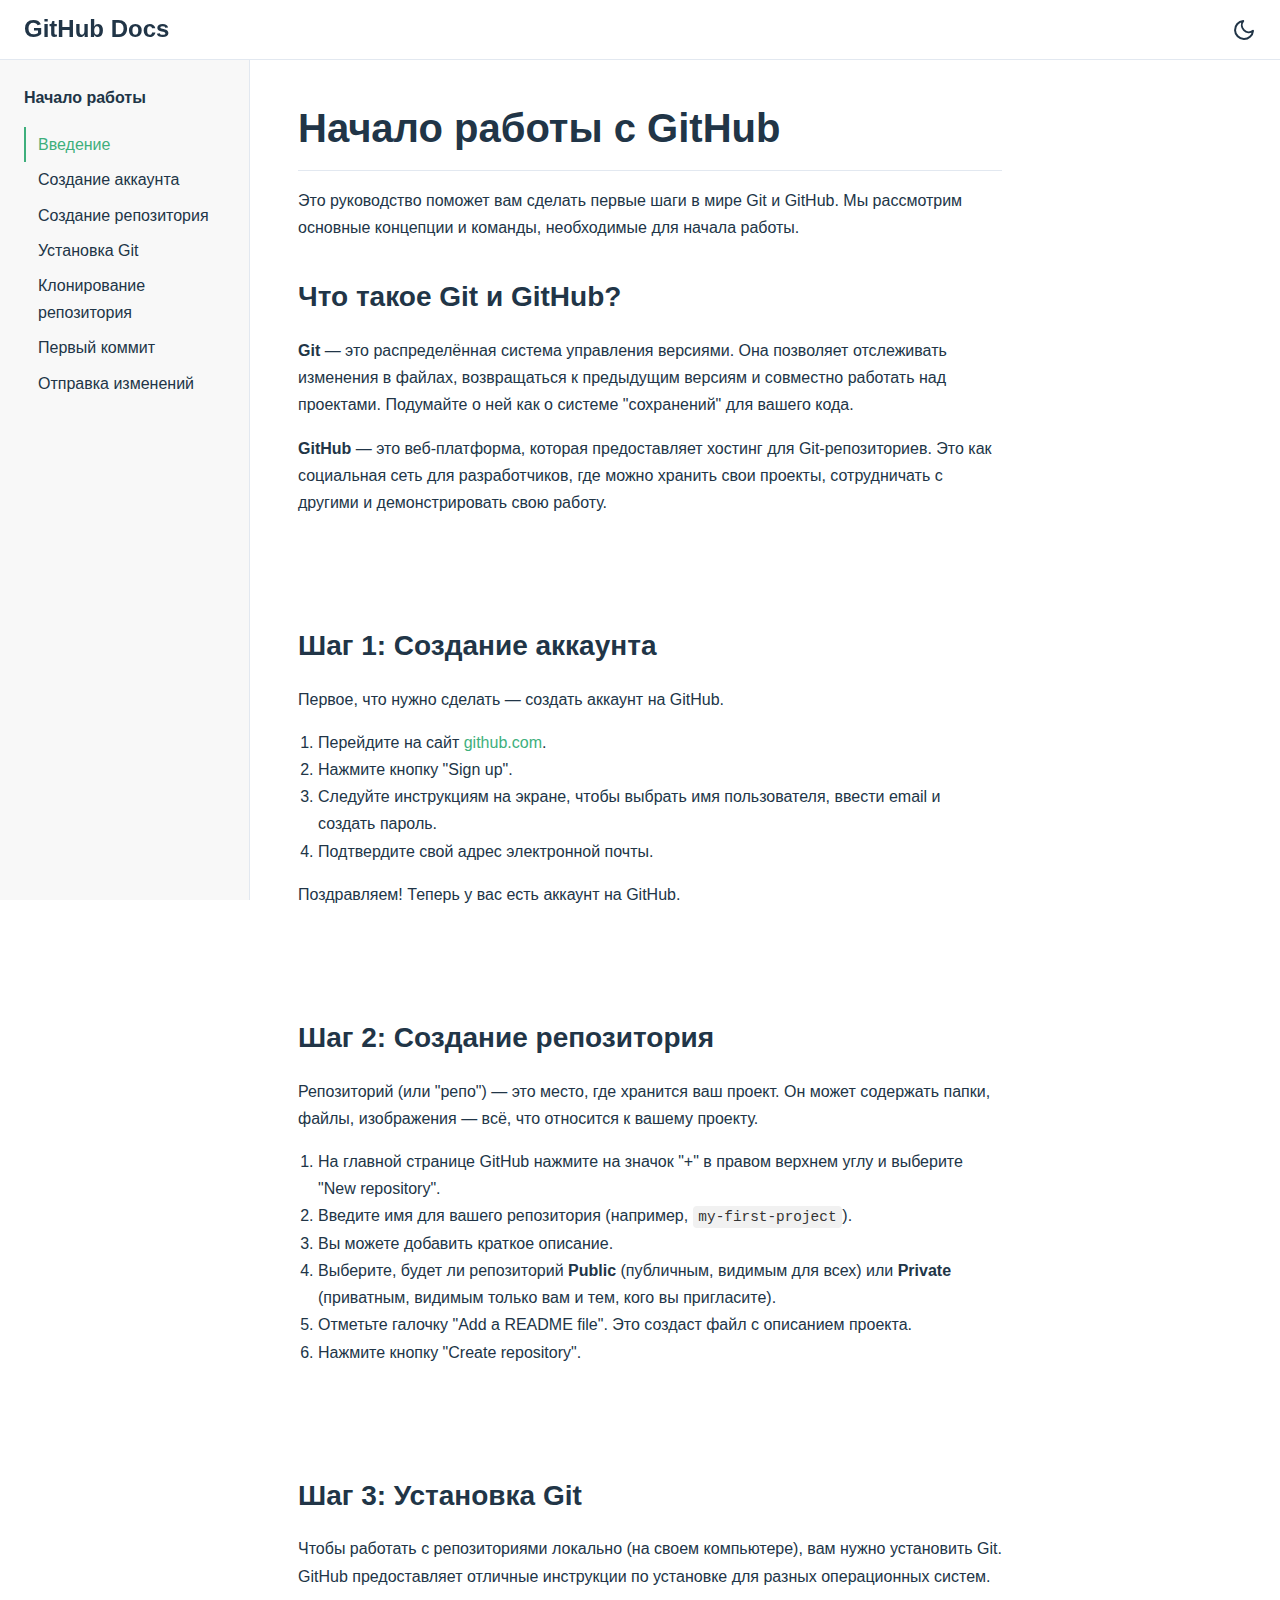
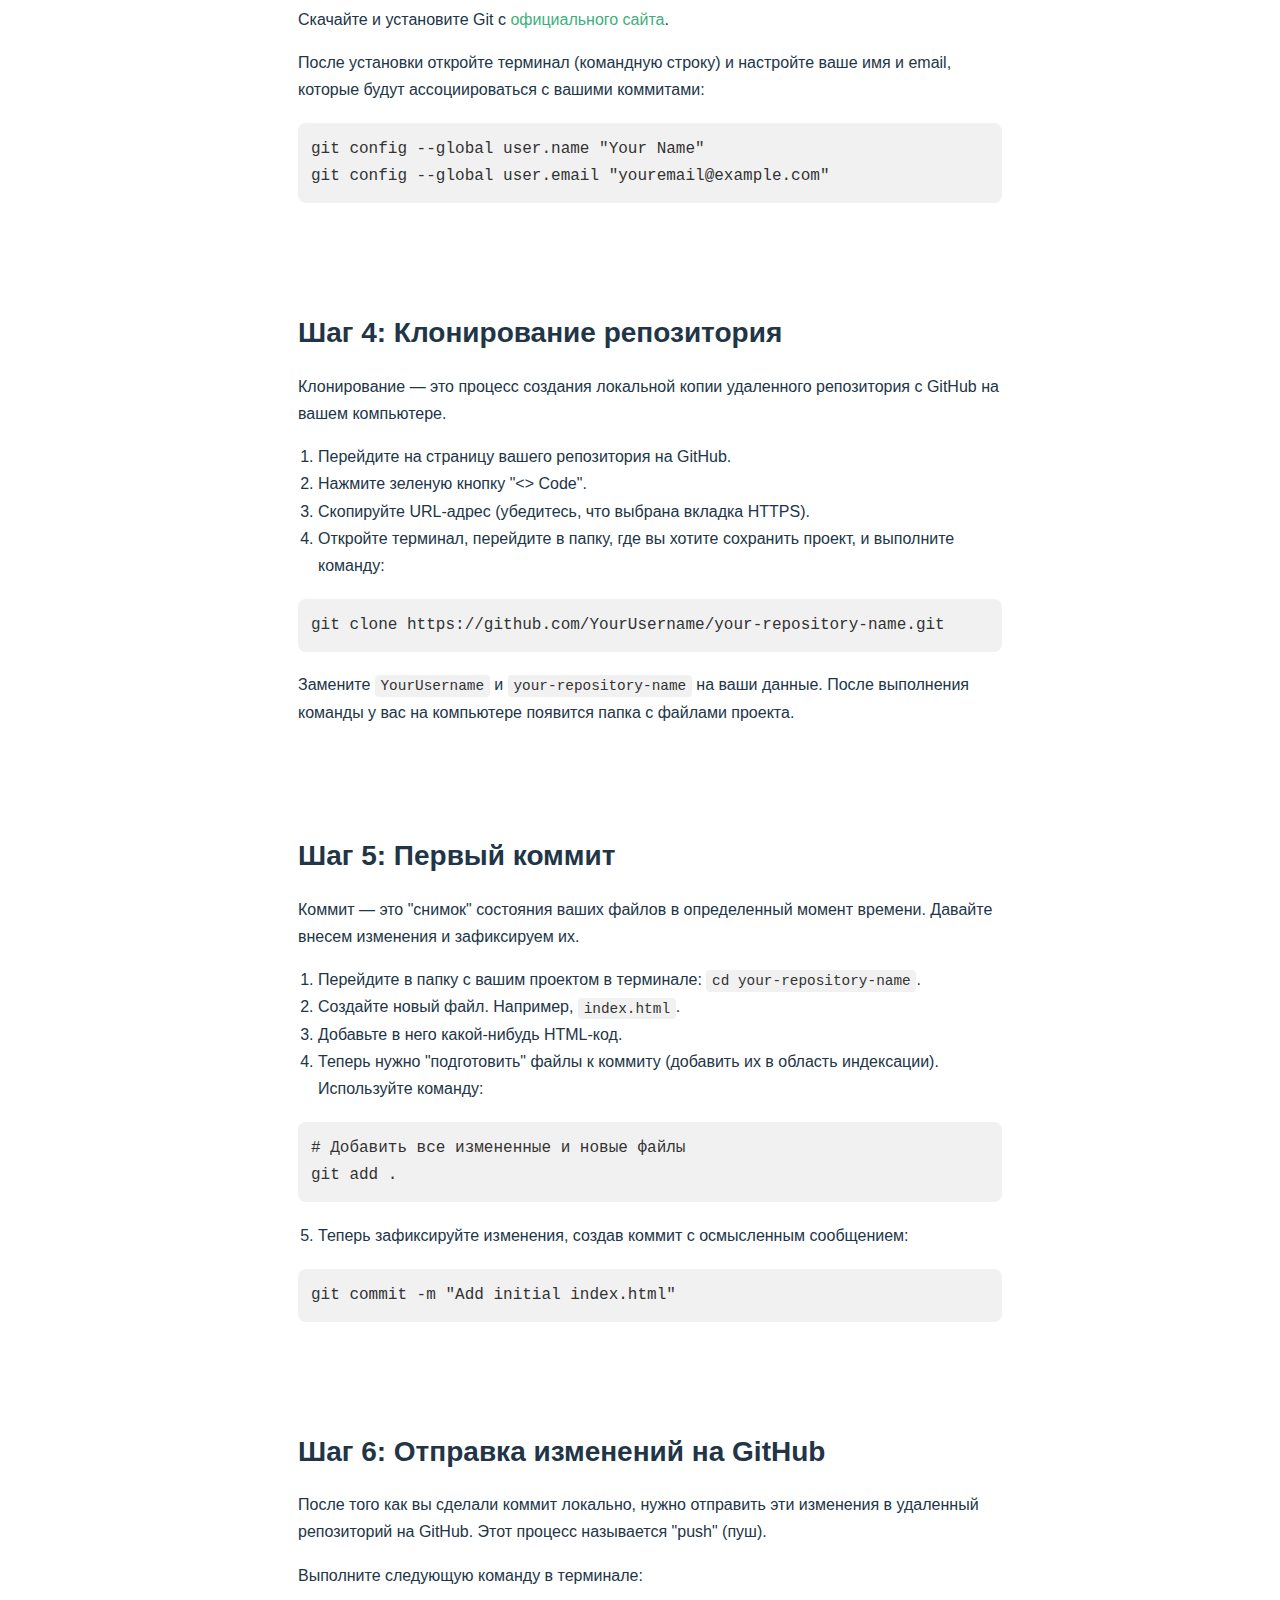
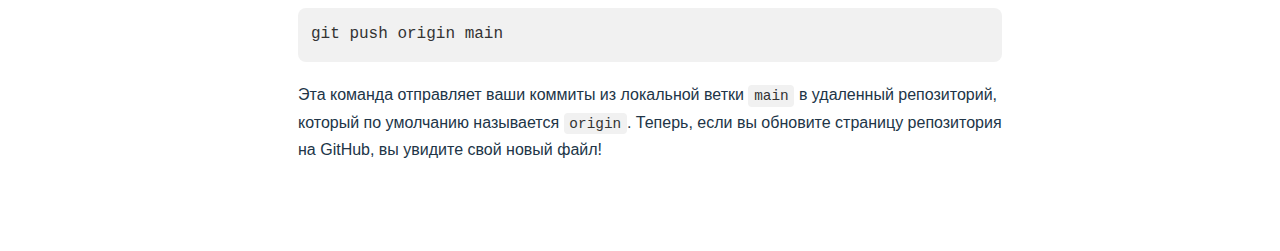
<file: index.html>
<!DOCTYPE html>
<html lang="ru">
<head>
    <meta charset="UTF-8">
    <meta name="viewport" content="width=device-width, initial-scale=1.0">
    <title>Руководство по GitHub</title>
    <style>
        /* CSS Reset and Base Styles */
        :root {
            --bg-color: #ffffff;
            --text-color: #213547;
            --border-color: #e2e8f0;
            --sidebar-bg: #f8f8f8;
            --accent-color: #3eaf7c;
            --code-bg: #f1f1f1;
            --code-text: #333;
            --header-bg: rgba(255, 255, 255, 0.85);
        }

        html.dark {
            --bg-color: #1a1a1a;
            --text-color: rgba(255, 255, 255, 0.87);
            --border-color: #3a3a3a;
            --sidebar-bg: #242424;
            --accent-color: #42d392;
            --code-bg: #2c2c2c;
            --code-text: #ddd;
            --header-bg: rgba(26, 26, 26, 0.85);
        }

        *, *::before, *::after {
            box-sizing: border-box;
            margin: 0;
            padding: 0;
        }

        body {
            font-family: -apple-system, BlinkMacSystemFont, 'Segoe UI', Roboto, Oxygen, Ubuntu, Cantarell, 'Open Sans', 'Helvetica Neue', sans-serif;
            background-color: var(--bg-color);
            color: var(--text-color);
            transition: background-color 0.3s, color 0.3s;
            line-height: 1.7;
        }

        html {
            scroll-behavior: smooth;
        }

        /* Header */
        header {
            position: fixed;
            top: 0;
            left: 0;
            right: 0;
            height: 60px;
            display: flex;
            justify-content: space-between;
            align-items: center;
            padding: 0 24px;
            border-bottom: 1px solid var(--border-color);
            background-color: var(--header-bg);
            backdrop-filter: blur(8px);
            z-index: 10;
        }

        .logo {
            font-size: 1.5rem;
            font-weight: 600;
        }

        .logo a {
            text-decoration: none;
            color: inherit;
        }
        
        .theme-switcher {
            background: none;
            border: none;
            cursor: pointer;
            color: var(--text-color);
            width: 24px;
            height: 24px;
            display: flex;
            align-items: center;
            justify-content: center;
        }
        
        .theme-switcher svg {
            display: none;
        }

        /* Layout */
        .container {
            display: flex;
            padding-top: 60px;
        }

        /* Sidebar */
        aside {
            position: fixed;
            top: 60px;
            left: 0;
            width: 250px;
            height: calc(100vh - 60px);
            border-right: 1px solid var(--border-color);
            padding: 24px;
            overflow-y: auto;
            background-color: var(--sidebar-bg);
            transition: background-color 0.3s, border-color 0.3s;
        }

        aside h2 {
            font-size: 1rem;
            margin-bottom: 1rem;
            font-weight: 600;
        }

        aside ul {
            list-style: none;
        }

        aside ul li a {
            text-decoration: none;
            color: var(--text-color);
            display: block;
            padding: 4px 0;
            border-left: 2px solid transparent;
            padding-left: 12px;
            transition: color 0.2s, border-color 0.2s;
        }

        aside ul li a:hover {
            color: var(--accent-color);
        }

        aside ul li a.active {
            color: var(--accent-color);
            border-left-color: var(--accent-color);
            font-weight: 500;
        }


        /* Main Content */
        main {
            padding: 24px 48px;
            margin-left: 250px;
            max-width: 800px;
            width: 100%;
        }
        
        main section {
            margin-bottom: 4rem;
            padding-top: 70px; /* Offset for fixed header */
            margin-top: -60px; /* Negative margin to correct anchor position */
        }

        main h1 {
            font-size: 2.5rem;
            margin-bottom: 1rem;
            border-bottom: 1px solid var(--border-color);
            padding-bottom: 0.5rem;
        }

        main h2 {
            font-size: 1.75rem;
            margin-top: 2rem;
            margin-bottom: 1rem;
        }

        main p, main ol {
            margin-bottom: 1rem;
        }
        
        main ol {
            padding-left: 20px;
        }

        main a {
            color: var(--accent-color);
            font-weight: 500;
            text-decoration: none;
        }

        main a:hover {
            text-decoration: underline;
        }

        code {
            font-family: 'Fira Code', 'Courier New', monospace;
            background-color: var(--code-bg);
            color: var(--code-text);
            padding: 0.2em 0.4em;
            border-radius: 4px;
            font-size: 0.9em;
        }

        pre {
            background-color: var(--code-bg);
            color: var(--code-text);
            padding: 1em;
            border-radius: 8px;
            overflow-x: auto;
            margin: 1.5em 0;
        }

        pre code {
            padding: 0;
            background: none;
            font-size: 1em;
            color: inherit;
        }

        /* Responsive */
        @media (max-width: 768px) {
            aside {
                display: none; /* Hide sidebar on mobile for simplicity */
            }
            main {
                margin-left: 0;
                padding: 24px;
            }
        }
    </style>
</head>
<body>

    <header>
        <div class="logo">
            <a href="/">GitHub Docs</a>
        </div>
        <button class="theme-switcher" id="theme-switcher" aria-label="Переключить тему">
            <svg class="sun" xmlns="http://www.w3.org/2000/svg" width="24" height="24" viewBox="0 0 24 24" fill="none" stroke="currentColor" stroke-width="2" stroke-linecap="round" stroke-linejoin="round"><circle cx="12" cy="12" r="5"></circle><line x1="12" y1="1" x2="12" y2="3"></line><line x1="12" y1="21" x2="12" y2="23"></line><line x1="4.22" y1="4.22" x2="5.64" y2="5.64"></line><line x1="18.36" y1="18.36" x2="19.78" y2="19.78"></line><line x1="1" y1="12" x2="3" y2="12"></line><line x1="21" y1="12" x2="23" y2="12"></line><line x1="4.22" y1="19.78" x2="5.64" y2="18.36"></line><line x1="18.36" y1="5.64" x2="19.78" y2="4.22"></line></svg>
            <svg class="moon" xmlns="http://www.w3.org/2000/svg" width="24" height="24" viewBox="0 0 24 24" fill="none" stroke="currentColor" stroke-width="2" stroke-linecap="round" stroke-linejoin="round"><path d="M21 12.79A9 9 0 1 1 11.21 3 7 7 0 0 0 21 12.79z"></path></svg>
        </button>
    </header>

    <div class="container">
        <aside>
            <nav>
                <h2>Начало работы</h2>
                <ul>
                    <li><a href="#intro" class="nav-link">Введение</a></li>
                    <li><a href="#create-account" class="nav-link">Создание аккаунта</a></li>
                    <li><a href="#create-repo" class="nav-link">Создание репозитория</a></li>
                    <li><a href="#install-git" class="nav-link">Установка Git</a></li>
                    <li><a href="#clone-repo" class="nav-link">Клонирование репозитория</a></li>
                    <li><a href="#first-commit" class="nav-link">Первый коммит</a></li>
                    <li><a href="#push-changes" class="nav-link">Отправка изменений</a></li>
                </ul>
            </nav>
        </aside>

        <main>
            <section id="intro">
                <h1>Начало работы с GitHub</h1>
                <p>Это руководство поможет вам сделать первые шаги в мире Git и GitHub. Мы рассмотрим основные концепции и команды, необходимые для начала работы.</p>
                
                <h2>Что такое Git и GitHub?</h2>
                <p><strong>Git</strong> — это распределённая система управления версиями. Она позволяет отслеживать изменения в файлах, возвращаться к предыдущим версиям и совместно работать над проектами. Подумайте о ней как о системе "сохранений" для вашего кода.</p>
                <p><strong>GitHub</strong> — это веб-платформа, которая предоставляет хостинг для Git-репозиториев. Это как социальная сеть для разработчиков, где можно хранить свои проекты, сотрудничать с другими и демонстрировать свою работу.</p>
            </section>

            <section id="create-account">
                <h2>Шаг 1: Создание аккаунта</h2>
                <p>Первое, что нужно сделать — создать аккаунт на GitHub.</p>
                <ol>
                    <li>Перейдите на сайт <a href="https://github.com/" target="_blank" rel="noopener noreferrer">github.com</a>.</li>
                    <li>Нажмите кнопку "Sign up".</li>
                    <li>Следуйте инструкциям на экране, чтобы выбрать имя пользователя, ввести email и создать пароль.</li>
                    <li>Подтвердите свой адрес электронной почты.</li>
                </ol>
                <p>Поздравляем! Теперь у вас есть аккаунт на GitHub.</p>
            </section>

            <section id="create-repo">
                <h2>Шаг 2: Создание репозитория</h2>
                <p>Репозиторий (или "репо") — это место, где хранится ваш проект. Он может содержать папки, файлы, изображения — всё, что относится к вашему проекту.</p>
                <ol>
                    <li>На главной странице GitHub нажмите на значок "+" в правом верхнем углу и выберите "New repository".</li>
                    <li>Введите имя для вашего репозитория (например, <code>my-first-project</code>).</li>
                    <li>Вы можете добавить краткое описание.</li>
                    <li>Выберите, будет ли репозиторий <strong>Public</strong> (публичным, видимым для всех) или <strong>Private</strong> (приватным, видимым только вам и тем, кого вы пригласите).</li>
                    <li>Отметьте галочку "Add a README file". Это создаст файл с описанием проекта.</li>
                    <li>Нажмите кнопку "Create repository".</li>
                </ol>
            </section>
            
            <section id="install-git">
                <h2>Шаг 3: Установка Git</h2>
                <p>Чтобы работать с репозиториями локально (на своем компьютере), вам нужно установить Git. GitHub предоставляет отличные инструкции по установке для разных операционных систем.</p>
                 <p>Скачайте и установите Git с <a href="https://git-scm.com/downloads" target="_blank" rel="noopener noreferrer">официального сайта</a>.</p>
                 <p>После установки откройте терминал (командную строку) и настройте ваше имя и email, которые будут ассоциироваться с вашими коммитами:</p>
                <pre><code>git config --global user.name "Your Name"
git config --global user.email "youremail@example.com"</code></pre>
            </section>

            <section id="clone-repo">
                <h2>Шаг 4: Клонирование репозитория</h2>
                <p>Клонирование — это процесс создания локальной копии удаленного репозитория с GitHub на вашем компьютере.</p>
                <ol>
                    <li>Перейдите на страницу вашего репозитория на GitHub.</li>
                    <li>Нажмите зеленую кнопку "&lt;&gt; Code".</li>
                    <li>Скопируйте URL-адрес (убедитесь, что выбрана вкладка HTTPS).</li>
                    <li>Откройте терминал, перейдите в папку, где вы хотите сохранить проект, и выполните команду:</li>
                </ol>
                <pre><code>git clone https://github.com/YourUsername/your-repository-name.git</code></pre>
                <p>Замените <code>YourUsername</code> и <code>your-repository-name</code> на ваши данные. После выполнения команды у вас на компьютере появится папка с файлами проекта.</p>
            </section>

            <section id="first-commit">
                <h2>Шаг 5: Первый коммит</h2>
                <p>Коммит — это "снимок" состояния ваших файлов в определенный момент времени. Давайте внесем изменения и зафиксируем их.</p>
                <ol>
                    <li>Перейдите в папку с вашим проектом в терминале: <code>cd your-repository-name</code>.</li>
                    <li>Создайте новый файл. Например, <code>index.html</code>.</li>
                    <li>Добавьте в него какой-нибудь HTML-код.</li>
                    <li>Теперь нужно "подготовить" файлы к коммиту (добавить их в область индексации). Используйте команду:</li>
                </ol>
                <pre><code># Добавить все измененные и новые файлы
git add .</code></pre>
                 <ol start="5">
                    <li>Теперь зафиксируйте изменения, создав коммит с осмысленным сообщением:</li>
                </ol>
                <pre><code>git commit -m "Add initial index.html"</code></pre>
            </section>

            <section id="push-changes">
                <h2>Шаг 6: Отправка изменений на GitHub</h2>
                <p>После того как вы сделали коммит локально, нужно отправить эти изменения в удаленный репозиторий на GitHub. Этот процесс называется "push" (пуш).</p>
                <p>Выполните следующую команду в терминале:</p>
                <pre><code>git push origin main</code></pre>
                <p>Эта команда отправляет ваши коммиты из локальной ветки <code>main</code> в удаленный репозиторий, который по умолчанию называется <code>origin</code>. Теперь, если вы обновите страницу репозитория на GitHub, вы увидите свой новый файл!</p>
            </section>
        </main>
    </div>

    <script>
        document.addEventListener('DOMContentLoaded', () => {
            const themeSwitcher = document.getElementById('theme-switcher');
            const doc = document.documentElement;
            const sunIcon = themeSwitcher.querySelector('.sun');
            const moonIcon = themeSwitcher.querySelector('.moon');

            const applyTheme = (theme) => {
                doc.classList.remove('light', 'dark');
                doc.classList.add(theme);
                localStorage.setItem('theme', theme);

                if (theme === 'dark') {
                    moonIcon.style.display = 'none';
                    sunIcon.style.display = 'block';
                } else {
                    sunIcon.style.display = 'none';
                    moonIcon.style.display = 'block';
                }
            };

            // 1. Проверяем сохраненную тему в localStorage
            const savedTheme = localStorage.getItem('theme');
            // 2. Проверяем системные настройки
            const prefersDark = window.matchMedia('(prefers-color-scheme: dark)').matches;

            // Определяем и применяем начальную тему
            if (savedTheme) {
                applyTheme(savedTheme);
            } else {
                applyTheme(prefersDark ? 'dark' : 'light');
            }

            // Обработчик клика на переключатель
            themeSwitcher.addEventListener('click', () => {
                const currentTheme = doc.classList.contains('dark') ? 'light' : 'dark';
                applyTheme(currentTheme);
            });

            // Подсветка активной ссылки в навигации при скролле
            const sections = document.querySelectorAll('main section');
            const navLinks = document.querySelectorAll('.nav-link');

            const observer = new IntersectionObserver((entries) => {
                entries.forEach(entry => {
                    if (entry.isIntersecting) {
                        const id = entry.target.getAttribute('id');
                        navLinks.forEach(link => {
                            link.classList.toggle('active', link.getAttribute('href') === `#${id}`);
                        });
                    }
                });
            }, { rootMargin: "-30% 0px -70% 0px" });

            sections.forEach(section => {
                observer.observe(section);
            });
            
             // Устанавливаем активную ссылку при загрузке страницы
            const currentHash = window.location.hash;
            if (currentHash) {
                const activeLink = document.querySelector(`.nav-link[href="${currentHash}"]`);
                if(activeLink) {
                    navLinks.forEach(link => link.classList.remove('active'));
                    activeLink.classList.add('active');
                }
            } else if (navLinks.length > 0) {
                 navLinks[0].classList.add('active');
            }
        });
    </script>
</body>
</html>
</file>
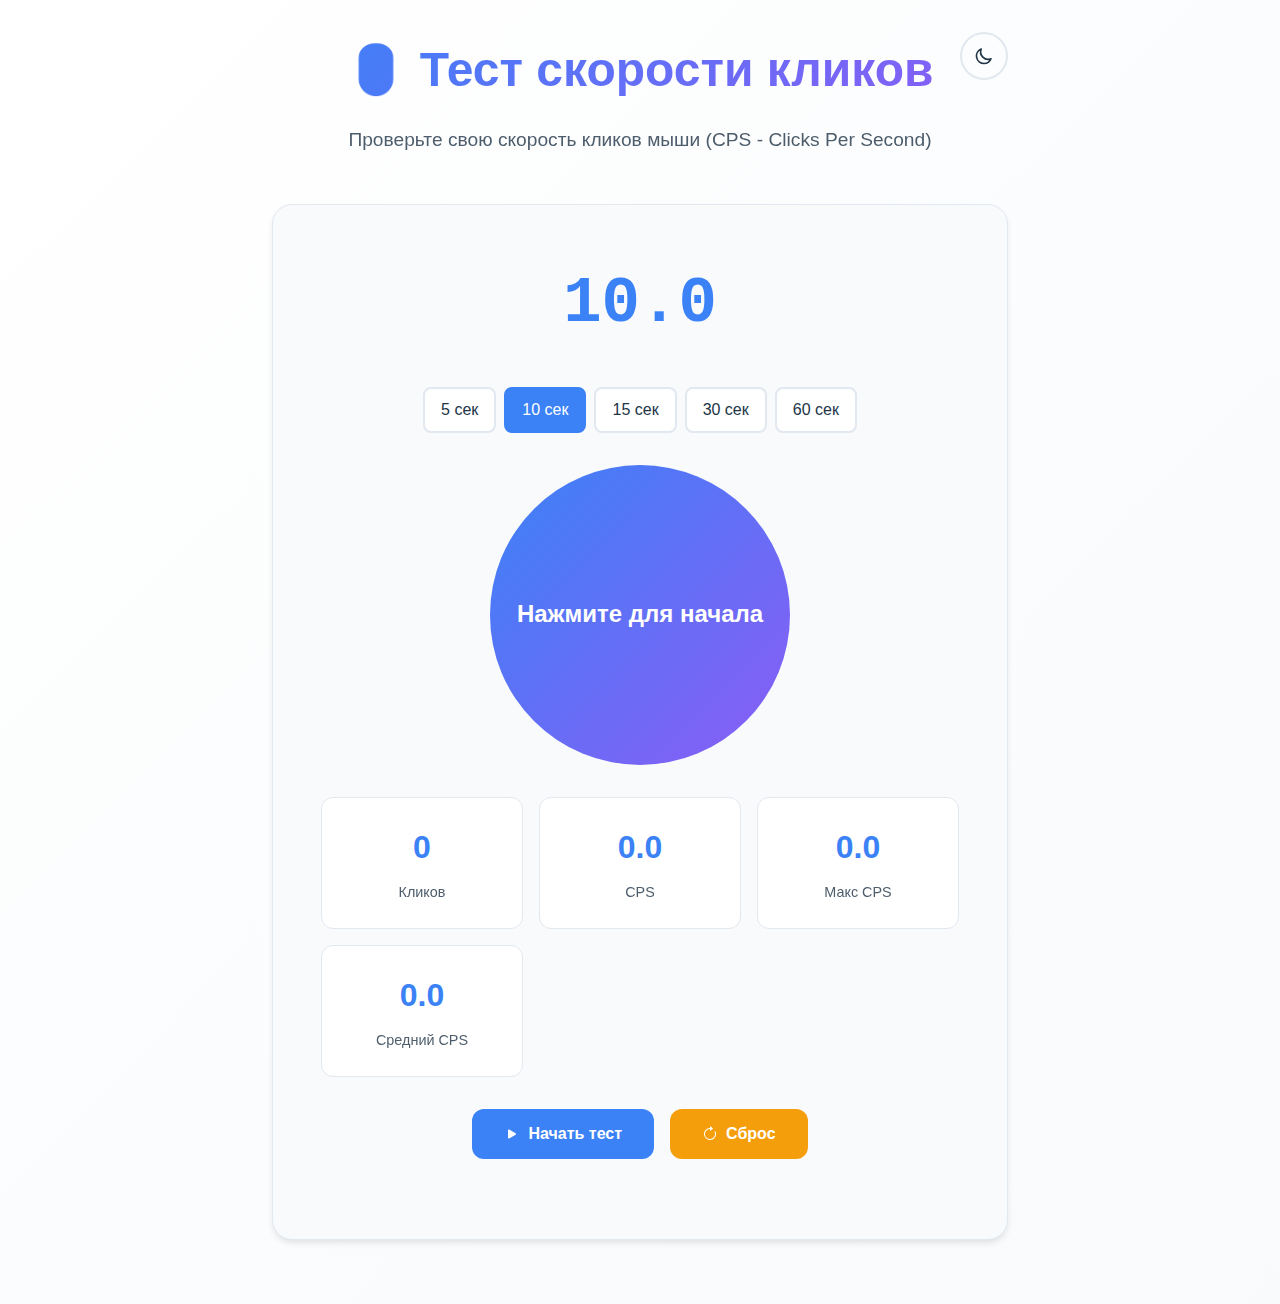
<file: clicktest/index.html>
<!DOCTYPE html>
<html lang="ru">
<head>
    <meta charset="UTF-8">
    <meta name="viewport" content="width=device-width, initial-scale=1.0">
    <title>Тест скорости кликов - Click Speed Test</title>
    <style>
        :root {
            --bg-color: #ffffff;
            --text-color: #213547;
            --border-color: #e2e8f0;
            --accent-color: #3b82f6;
            --card-bg: #f8fafc;
            --shadow: 0 4px 6px -1px rgba(0, 0, 0, 0.1);
            --shadow-hover: 0 10px 15px -3px rgba(0, 0, 0, 0.1);
            --button-bg: #3b82f6;
            --button-hover: #2563eb;
            --success-color: #10b981;
            --warning-color: #f59e0b;
            --danger-color: #ef4444;
        }

        html.dark {
            --bg-color: #1a1a1a;
            --text-color: rgba(255, 255, 255, 0.87);
            --border-color: #3a3a3a;
            --accent-color: #60a5fa;
            --card-bg: #242424;
            --shadow: 0 4px 6px -1px rgba(0, 0, 0, 0.3);
            --shadow-hover: 0 10px 15px -3px rgba(0, 0, 0, 0.4);
            --button-bg: #60a5fa;
            --button-hover: #3b82f6;
            --success-color: #34d399;
            --warning-color: #fbbf24;
            --danger-color: #f87171;
        }

        * {
            box-sizing: border-box;
            margin: 0;
            padding: 0;
        }

        body {
            font-family: -apple-system, BlinkMacSystemFont, 'Segoe UI', Roboto, Oxygen, Ubuntu, Cantarell, sans-serif;
            background: linear-gradient(135deg, var(--bg-color) 0%, var(--card-bg) 100%);
            color: var(--text-color);
            min-height: 100vh;
            transition: all 0.3s ease;
            line-height: 1.6;
            user-select: none;
        }

        .container {
            max-width: 800px;
            margin: 0 auto;
            padding: 2rem;
        }

        header {
            text-align: center;
            margin-bottom: 3rem;
            position: relative;
        }

        .theme-toggle {
            position: absolute;
            top: 0;
            right: 0;
            background: none;
            border: 2px solid var(--border-color);
            border-radius: 50%;
            width: 48px;
            height: 48px;
            cursor: pointer;
            color: var(--text-color);
            transition: all 0.3s ease;
            display: flex;
            align-items: center;
            justify-content: center;
        }

        .theme-toggle:hover {
            border-color: var(--accent-color);
            transform: rotate(180deg);
        }

        .theme-toggle svg {
            width: 20px;
            height: 20px;
            transition: opacity 0.3s ease;
        }

        .theme-toggle .sun {
            display: none;
        }

        html.dark .theme-toggle .sun {
            display: block;
        }

        html.dark .theme-toggle .moon {
            display: none;
        }

        h1 {
            font-size: 3rem;
            font-weight: 700;
            background: linear-gradient(135deg, var(--accent-color), #8b5cf6);
            -webkit-background-clip: text;
            -webkit-text-fill-color: transparent;
            background-clip: text;
            margin-bottom: 1rem;
        }

        .subtitle {
            font-size: 1.2rem;
            color: var(--text-color);
            opacity: 0.8;
            margin-bottom: 2rem;
        }

        .test-card {
            background: var(--card-bg);
            border-radius: 20px;
            padding: 3rem;
            box-shadow: var(--shadow);
            border: 1px solid var(--border-color);
            transition: all 0.3s ease;
            margin-bottom: 2rem;
            text-align: center;
        }

        .timer-display {
            font-size: 4rem;
            font-weight: 700;
            color: var(--accent-color);
            margin-bottom: 2rem;
            font-family: 'Courier New', monospace;
        }

        .click-area {
            width: 300px;
            height: 300px;
            margin: 0 auto 2rem;
            border-radius: 50%;
            background: linear-gradient(135deg, var(--accent-color), #8b5cf6);
            display: flex;
            align-items: center;
            justify-content: center;
            cursor: pointer;
            transition: all 0.1s ease;
            position: relative;
            overflow: hidden;
        }

        .click-area:hover {
            transform: scale(1.05);
            box-shadow: 0 20px 40px rgba(59, 130, 246, 0.3);
        }

        .click-area:active {
            transform: scale(0.95);
        }

        .click-area.disabled {
            background: var(--border-color);
            cursor: not-allowed;
            transform: none !important;
        }

        .click-area.disabled:hover {
            transform: none;
            box-shadow: none;
        }

        .click-text {
            color: white;
            font-size: 1.5rem;
            font-weight: 600;
            z-index: 2;
            position: relative;
        }

        .ripple {
            position: absolute;
            border-radius: 50%;
            background: rgba(255, 255, 255, 0.6);
            transform: scale(0);
            animation: ripple 0.6s linear;
            pointer-events: none;
        }

        @keyframes ripple {
            to {
                transform: scale(4);
                opacity: 0;
            }
        }

        .stats-grid {
            display: grid;
            grid-template-columns: repeat(auto-fit, minmax(150px, 1fr));
            gap: 1rem;
            margin-bottom: 2rem;
        }

        .stat-card {
            background: var(--bg-color);
            border-radius: 12px;
            padding: 1.5rem;
            text-align: center;
            border: 1px solid var(--border-color);
        }

        .stat-value {
            font-size: 2rem;
            font-weight: 700;
            color: var(--accent-color);
            margin-bottom: 0.5rem;
        }

        .stat-label {
            font-size: 0.9rem;
            opacity: 0.8;
        }

        .controls {
            display: flex;
            gap: 1rem;
            justify-content: center;
            flex-wrap: wrap;
            margin-bottom: 2rem;
        }

        .control-button {
            background: var(--button-bg);
            color: white;
            border: none;
            border-radius: 12px;
            padding: 1rem 2rem;
            font-size: 1rem;
            font-weight: 600;
            cursor: pointer;
            transition: all 0.3s ease;
            display: flex;
            align-items: center;
            gap: 0.5rem;
        }

        .control-button:hover {
            background: var(--button-hover);
            transform: translateY(-2px);
        }

        .control-button:disabled {
            background: var(--border-color);
            cursor: not-allowed;
            transform: none;
        }

        .control-button.reset {
            background: var(--warning-color);
        }

        .control-button.reset:hover {
            background: #d97706;
        }

        .time-selector {
            display: flex;
            gap: 0.5rem;
            justify-content: center;
            margin-bottom: 2rem;
        }

        .time-option {
            background: var(--bg-color);
            border: 2px solid var(--border-color);
            border-radius: 8px;
            padding: 0.5rem 1rem;
            cursor: pointer;
            transition: all 0.3s ease;
            font-weight: 500;
        }

        .time-option.active {
            border-color: var(--accent-color);
            background: var(--accent-color);
            color: white;
        }

        .time-option:hover {
            border-color: var(--accent-color);
        }

        .results {
            background: var(--card-bg);
            border-radius: 16px;
            padding: 2rem;
            border: 1px solid var(--border-color);
            margin-top: 2rem;
        }

        .results h3 {
            margin-bottom: 1rem;
            color: var(--accent-color);
        }

        .performance-indicator {
            padding: 1rem;
            border-radius: 8px;
            margin-bottom: 1rem;
            font-weight: 600;
            text-align: center;
        }

        .performance-indicator.excellent {
            background: var(--success-color);
            color: white;
        }

        .performance-indicator.good {
            background: var(--warning-color);
            color: white;
        }

        .performance-indicator.average {
            background: var(--accent-color);
            color: white;
        }

        .performance-indicator.poor {
            background: var(--danger-color);
            color: white;
        }

        .history {
            margin-top: 1rem;
        }

        .history-item {
            display: flex;
            justify-content: space-between;
            padding: 0.5rem 0;
            border-bottom: 1px solid var(--border-color);
        }

        .history-item:last-child {
            border-bottom: none;
        }

        @media (max-width: 768px) {
            .container {
                padding: 1rem;
            }

            h1 {
                font-size: 2rem;
            }

            .test-card {
                padding: 2rem;
            }

            .click-area {
                width: 250px;
                height: 250px;
            }

            .timer-display {
                font-size: 3rem;
            }

            .theme-toggle {
                position: relative;
                margin-bottom: 1rem;
            }

            .controls {
                flex-direction: column;
                align-items: center;
            }

            .time-selector {
                flex-wrap: wrap;
            }
        }
    </style>
</head>
<body>
    <div class="container">
        <header>
            <button class="theme-toggle" id="themeToggle" aria-label="Переключить тему">
                <svg class="sun" fill="none" stroke="currentColor" viewBox="0 0 24 24">
                    <path stroke-linecap="round" stroke-linejoin="round" stroke-width="2" d="M12 3v1m0 16v1m9-9h-1M4 12H3m15.364 6.364l-.707-.707M6.343 6.343l-.707-.707m12.728 0l-.707.707M6.343 17.657l-.707.707M16 12a4 4 0 11-8 0 4 4 0 018 0z"></path>
                </svg>
                <svg class="moon" fill="none" stroke="currentColor" viewBox="0 0 24 24">
                    <path stroke-linecap="round" stroke-linejoin="round" stroke-width="2" d="M20.354 15.354A9 9 0 018.646 3.646 9.003 9.003 0 0012 21a9.003 9.003 0 008.354-5.646z"></path>
                </svg>
            </button>
            <h1>🖱️ Тест скорости кликов</h1>
            <p class="subtitle">Проверьте свою скорость кликов мыши (CPS - Clicks Per Second)</p>
        </header>

        <div class="test-card">
            <div class="timer-display" id="timerDisplay">10.0</div>
            
            <div class="time-selector" id="timeSelector">
                <div class="time-option" data-time="5">5 сек</div>
                <div class="time-option active" data-time="10">10 сек</div>
                <div class="time-option" data-time="15">15 сек</div>
                <div class="time-option" data-time="30">30 сек</div>
                <div class="time-option" data-time="60">60 сек</div>
            </div>

            <div class="click-area" id="clickArea">
                <div class="click-text" id="clickText">Нажмите для начала</div>
            </div>

            <div class="stats-grid">
                <div class="stat-card">
                    <div class="stat-value" id="clickCount">0</div>
                    <div class="stat-label">Кликов</div>
                </div>
                <div class="stat-card">
                    <div class="stat-value" id="cpsDisplay">0.0</div>
                    <div class="stat-label">CPS</div>
                </div>
                <div class="stat-card">
                    <div class="stat-value" id="maxCps">0.0</div>
                    <div class="stat-label">Макс CPS</div>
                </div>
                <div class="stat-card">
                    <div class="stat-value" id="avgCps">0.0</div>
                    <div class="stat-label">Средний CPS</div>
                </div>
            </div>

            <div class="controls">
                <button class="control-button" id="startButton">
                    <svg width="16" height="16" fill="currentColor" viewBox="0 0 16 16">
                        <path d="m11.596 8.697-6.363 3.692c-.54.313-1.233-.066-1.233-.697V4.308c0-.63.692-1.01 1.233-.696l6.363 3.692a.802.802 0 0 1 0 1.393z"/>
                    </svg>
                    Начать тест
                </button>
                <button class="control-button reset" id="resetButton">
                    <svg width="16" height="16" fill="currentColor" viewBox="0 0 16 16">
                        <path fill-rule="evenodd" d="M8 3a5 5 0 1 0 4.546 2.914.5.5 0 0 1 .908-.417A6 6 0 1 1 8 2v1z"/>
                        <path d="M8 4.466V.534a.25.25 0 0 1 .41-.192l2.36 1.966c.12.1.12.284 0 .384L8.41 4.658A.25.25 0 0 1 8 4.466z"/>
                    </svg>
                    Сброс
                </button>
            </div>
        </div>

        <div class="results" id="results" style="display: none;">
            <h3>Результаты теста</h3>
            <div class="performance-indicator" id="performanceIndicator"></div>
            <div class="history" id="history"></div>
        </div>
    </div>

    <script>
        class ClickSpeedTest {
            constructor() {
                this.clickArea = document.getElementById('clickArea');
                this.clickText = document.getElementById('clickText');
                this.timerDisplay = document.getElementById('timerDisplay');
                this.clickCount = document.getElementById('clickCount');
                this.cpsDisplay = document.getElementById('cpsDisplay');
                this.maxCps = document.getElementById('maxCps');
                this.avgCps = document.getElementById('avgCps');
                this.startButton = document.getElementById('startButton');
                this.resetButton = document.getElementById('resetButton');
                this.timeSelector = document.getElementById('timeSelector');
                this.results = document.getElementById('results');
                this.performanceIndicator = document.getElementById('performanceIndicator');
                this.history = document.getElementById('history');
                this.themeToggle = document.getElementById('themeToggle');

                this.isRunning = false;
                this.isPaused = false;
                this.clicks = 0;
                this.timeLeft = 10;
                this.selectedTime = 10;
                this.startTime = null;
                this.clickTimes = [];
                this.interval = null;
                this.testHistory = JSON.parse(localStorage.getItem('clickTestHistory') || '[]');

                this.init();
            }

            init() {
                this.setupEventListeners();
                this.setupTheme();
                this.updateDisplay();
                this.loadHistory();
            }

            setupEventListeners() {
                this.clickArea.addEventListener('click', (e) => {
                    this.handleClick(e);
                });

                this.clickArea.addEventListener('contextmenu', (e) => {
                    e.preventDefault(); // Предотвращаем контекстное меню
                });

                this.startButton.addEventListener('click', () => {
                    this.toggleTest();
                });

                this.resetButton.addEventListener('click', () => {
                    this.resetTest();
                });

                this.timeSelector.addEventListener('click', (e) => {
                    if (e.target.classList.contains('time-option')) {
                        this.selectTime(parseInt(e.target.dataset.time));
                    }
                });

                this.themeToggle.addEventListener('click', () => {
                    this.toggleTheme();
                });

                // Предотвращаем выделение текста при быстрых кликах
                document.addEventListener('selectstart', (e) => {
                    if (this.isRunning) {
                        e.preventDefault();
                    }
                });

                // Горячие клавиши
                document.addEventListener('keydown', (e) => {
                    switch(e.code) {
                        case 'Space':
                            e.preventDefault();
                            if (!this.isRunning) {
                                this.toggleTest();
                            }
                            break;
                        case 'KeyR':
                            if (e.ctrlKey) {
                                e.preventDefault();
                                this.resetTest();
                            }
                            break;
                    }
                });
            }

            selectTime(time) {
                if (this.isRunning) return;

                this.selectedTime = time;
                this.timeLeft = time;
                this.timerDisplay.textContent = time.toFixed(1);

                document.querySelectorAll('.time-option').forEach(option => {
                    option.classList.remove('active');
                });
                document.querySelector(`[data-time="${time}"]`).classList.add('active');
            }

            handleClick(e) {
                if (!this.isRunning) {
                    this.startTest();
                    return;
                }

                this.clicks++;
                this.clickTimes.push(Date.now());
                
                // Создаем эффект ряби
                this.createRipple(e);
                
                // Обновляем статистику
                this.updateStats();
            }

            createRipple(e) {
                const ripple = document.createElement('span');
                ripple.classList.add('ripple');
                
                const rect = this.clickArea.getBoundingClientRect();
                const size = 60;
                const x = e.clientX - rect.left - size / 2;
                const y = e.clientY - rect.top - size / 2;
                
                ripple.style.width = ripple.style.height = size + 'px';
                ripple.style.left = x + 'px';
                ripple.style.top = y + 'px';
                
                this.clickArea.appendChild(ripple);
                
                setTimeout(() => {
                    ripple.remove();
                }, 600);
            }

            startTest() {
                this.isRunning = true;
                this.startTime = Date.now();
                this.clickTimes = [];
                this.clicks = 0;
                
                this.clickText.textContent = 'Кликайте!';
                this.startButton.textContent = 'Тест идёт...';
                this.startButton.disabled = true;
                this.clickArea.style.cursor = 'pointer';
                
                this.interval = setInterval(() => {
                    this.timeLeft -= 0.1;
                    this.timerDisplay.textContent = Math.max(0, this.timeLeft).toFixed(1);
                    
                    if (this.timeLeft <= 0) {
                        this.endTest();
                    }
                }, 100);
            }

            endTest() {
                this.isRunning = false;
                clearInterval(this.interval);
                
                const finalCPS = this.clicks / this.selectedTime;
                
                // Сохраняем результат
                const result = {
                    date: new Date().toLocaleString('ru-RU'),
                    duration: this.selectedTime,
                    clicks: this.clicks,
                    cps: finalCPS,
                    maxCps: this.calculateMaxCPS()
                };
                
                this.testHistory.unshift(result);
                this.testHistory = this.testHistory.slice(0, 10); // Храним только последние 10 результатов
                localStorage.setItem('clickTestHistory', JSON.stringify(this.testHistory));
                
                this.showResults(result);
                this.resetUI();
            }

            calculateMaxCPS() {
                if (this.clickTimes.length < 2) return 0;
                
                let maxCPS = 0;
                const windowSize = 1000; // 1 секунда
                
                for (let i = 0; i < this.clickTimes.length; i++) {
                    const windowStart = this.clickTimes[i];
                    const windowEnd = windowStart + windowSize;
                    
                    let clicksInWindow = 0;
                    for (let j = i; j < this.clickTimes.length; j++) {
                        if (this.clickTimes[j] <= windowEnd) {
                            clicksInWindow++;
                        } else {
                            break;
                        }
                    }
                    
                    maxCPS = Math.max(maxCPS, clicksInWindow);
                }
                
                return maxCPS;
            }

            updateStats() {
                const currentTime = Date.now();
                const elapsed = (currentTime - this.startTime) / 1000;
                const currentCPS = this.clicks / elapsed;
                
                this.clickCount.textContent = this.clicks;
                this.cpsDisplay.textContent = currentCPS.toFixed(1);
                this.maxCps.textContent = this.calculateMaxCPS().toFixed(1);
                this.avgCps.textContent = currentCPS.toFixed(1);
            }

            showResults(result) {
                this.results.style.display = 'block';
                
                // Определяем уровень производительности
                let performance, className;
                if (result.cps >= 10) {
                    performance = '🏆 Превосходно! Профессиональный уровень!';
                    className = 'excellent';
                } else if (result.cps >= 7) {
                    performance = '🎯 Отлично! Высокая скорость кликов!';
                    className = 'good';
                } else if (result.cps >= 4) {
                    performance = '👍 Хорошо! Средний уровень!';
                    className = 'average';
                } else {
                    performance = '💪 Есть куда расти! Продолжайте тренироваться!';
                    className = 'poor';
                }
                
                this.performanceIndicator.textContent = performance;
                this.performanceIndicator.className = `performance-indicator ${className}`;
                
                this.loadHistory();
            }

            loadHistory() {
                this.history.innerHTML = '';
                
                if (this.testHistory.length === 0) {
                    this.history.innerHTML = '<p style="text-align: center; opacity: 0.6;">История тестов пуста</p>';
                    return;
                }
                
                this.testHistory.forEach((result, index) => {
                    const item = document.createElement('div');
                    item.className = 'history-item';
                    item.innerHTML = `
                        <span>${result.date} (${result.duration}с)</span>
                        <span><strong>${result.clicks}</strong> кликов | <strong>${result.cps.toFixed(1)}</strong> CPS</span>
                    `;
                    this.history.appendChild(item);
                });
            }

            toggleTest() {
                if (this.isRunning) {
                    this.endTest();
                } else {
                    this.resetTest();
                }
            }

            resetTest() {
                this.isRunning = false;
                clearInterval(this.interval);
                this.clicks = 0;
                this.timeLeft = this.selectedTime;
                this.clickTimes = [];
                this.resetUI();
                this.updateDisplay();
            }

            resetUI() {
                this.clickText.textContent = 'Нажмите для начала';
                this.startButton.textContent = 'Начать тест';
                this.startButton.disabled = false;
                this.clickArea.classList.remove('disabled');
                this.timerDisplay.textContent = this.selectedTime.toFixed(1);
            }

            updateDisplay() {
                this.clickCount.textContent = this.clicks;
                this.cpsDisplay.textContent = '0.0';
                this.maxCps.textContent = '0.0';
                this.avgCps.textContent = '0.0';
            }

            setupTheme() {
                const savedTheme = localStorage.getItem('clickTestTheme');
                const prefersDark = window.matchMedia('(prefers-color-scheme: dark)').matches;
                
                const theme = savedTheme || (prefersDark ? 'dark' : 'light');
                this.applyTheme(theme);
            }

            toggleTheme() {
                const currentTheme = document.documentElement.classList.contains('dark') ? 'light' : 'dark';
                this.applyTheme(currentTheme);
            }

            applyTheme(theme) {
                document.documentElement.classList.remove('light', 'dark');
                document.documentElement.classList.add(theme);
                localStorage.setItem('clickTestTheme', theme);
            }
        }

        // Инициализация приложения
        document.addEventListener('DOMContentLoaded', () => {
            new ClickSpeedTest();
        });

        // Предотвращение случайного закрытия во время теста
        window.addEventListener('beforeunload', (e) => {
            const test = window.clickSpeedTest;
            if (test && test.isRunning) {
                e.preventDefault();
                e.returnValue = '';
            }
        });
    </script>
</body>
</html>
</file>
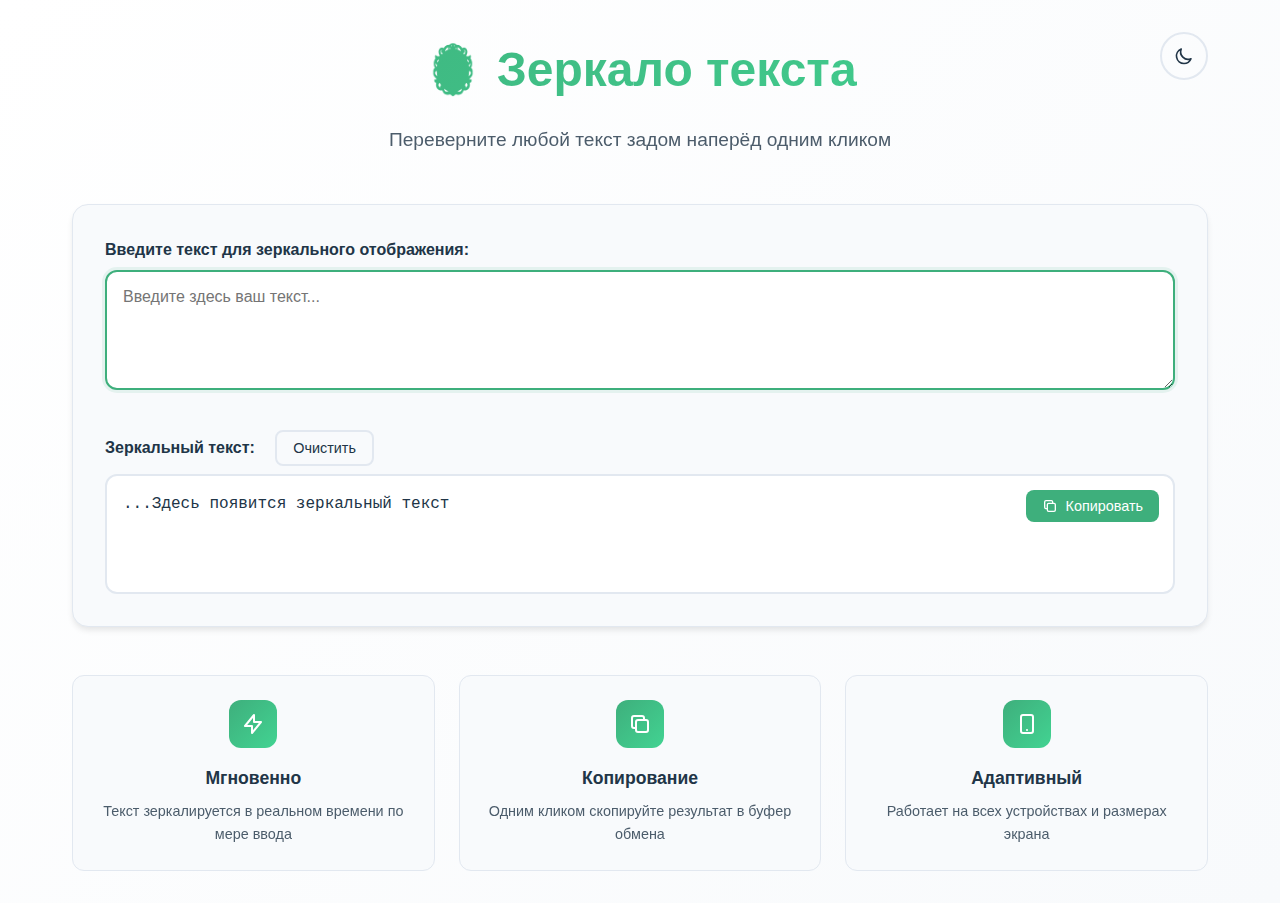
<file: tools/index.html>
<!DOCTYPE html>
<html lang="ru">
<head>
    <meta charset="UTF-8">
    <meta name="viewport" content="width=device-width, initial-scale=1.0">
    <title>Зеркало текста - Text Mirror Tool</title>
    <style>
        :root {
            --bg-color: #ffffff;
            --text-color: #213547;
            --border-color: #e2e8f0;
            --accent-color: #3eaf7c;
            --card-bg: #f8fafc;
            --shadow: 0 4px 6px -1px rgba(0, 0, 0, 0.1);
            --shadow-hover: 0 10px 15px -3px rgba(0, 0, 0, 0.1);
            --button-bg: #3eaf7c;
            --button-hover: #2d8659;
            --success-color: #10b981;
            --error-color: #ef4444;
        }

        html.dark {
            --bg-color: #1a1a1a;
            --text-color: rgba(255, 255, 255, 0.87);
            --border-color: #3a3a3a;
            --accent-color: #42d392;
            --card-bg: #242424;
            --shadow: 0 4px 6px -1px rgba(0, 0, 0, 0.3);
            --shadow-hover: 0 10px 15px -3px rgba(0, 0, 0, 0.4);
            --button-bg: #42d392;
            --button-hover: #34a373;
            --success-color: #10b981;
            --error-color: #f87171;
        }

        * {
            box-sizing: border-box;
            margin: 0;
            padding: 0;
        }

        body {
            font-family: -apple-system, BlinkMacSystemFont, 'Segoe UI', Roboto, Oxygen, Ubuntu, Cantarell, sans-serif;
            background: linear-gradient(135deg, var(--bg-color) 0%, var(--card-bg) 100%);
            color: var(--text-color);
            min-height: 100vh;
            transition: all 0.3s ease;
            line-height: 1.6;
        }

        .container {
            max-width: 1200px;
            margin: 0 auto;
            padding: 2rem;
        }

        header {
            text-align: center;
            margin-bottom: 3rem;
            position: relative;
        }

        .theme-toggle {
            position: absolute;
            top: 0;
            right: 0;
            background: none;
            border: 2px solid var(--border-color);
            border-radius: 50%;
            width: 48px;
            height: 48px;
            cursor: pointer;
            color: var(--text-color);
            transition: all 0.3s ease;
            display: flex;
            align-items: center;
            justify-content: center;
        }

        .theme-toggle:hover {
            border-color: var(--accent-color);
            transform: rotate(180deg);
        }

        .theme-toggle svg {
            width: 20px;
            height: 20px;
            transition: opacity 0.3s ease;
        }

        .theme-toggle .sun {
            display: none;
        }

        html.dark .theme-toggle .sun {
            display: block;
        }

        html.dark .theme-toggle .moon {
            display: none;
        }

        h1 {
            font-size: 3rem;
            font-weight: 700;
            background: linear-gradient(135deg, var(--accent-color), #42d392);
            -webkit-background-clip: text;
            -webkit-text-fill-color: transparent;
            background-clip: text;
            margin-bottom: 1rem;
        }

        .subtitle {
            font-size: 1.2rem;
            color: var(--text-color);
            opacity: 0.8;
            margin-bottom: 2rem;
        }

        .tool-card {
            background: var(--card-bg);
            border-radius: 16px;
            padding: 2rem;
            box-shadow: var(--shadow);
            border: 1px solid var(--border-color);
            transition: all 0.3s ease;
            margin-bottom: 2rem;
        }

        .tool-card:hover {
            box-shadow: var(--shadow-hover);
            transform: translateY(-2px);
        }

        .input-group {
            margin-bottom: 2rem;
        }

        label {
            display: block;
            font-weight: 600;
            margin-bottom: 0.5rem;
            color: var(--text-color);
        }

        textarea {
            width: 100%;
            min-height: 120px;
            padding: 1rem;
            border: 2px solid var(--border-color);
            border-radius: 12px;
            font-size: 1rem;
            font-family: inherit;
            background: var(--bg-color);
            color: var(--text-color);
            transition: all 0.3s ease;
            resize: vertical;
        }

        textarea:focus {
            outline: none;
            border-color: var(--accent-color);
            box-shadow: 0 0 0 3px rgba(62, 175, 124, 0.1);
        }

        .output-section {
            margin-top: 2rem;
        }

        .output-container {
            position: relative;
        }

        .output-text {
            background: var(--bg-color);
            border: 2px solid var(--border-color);
            border-radius: 12px;
            padding: 1rem;
            min-height: 120px;
            font-size: 1rem;
            line-height: 1.6;
            word-break: break-all;
            white-space: pre-wrap;
            font-family: 'Courier New', monospace;
            direction: rtl;
            text-align: left;
        }

        .copy-button {
            position: absolute;
            top: 1rem;
            right: 1rem;
            background: var(--button-bg);
            color: white;
            border: none;
            border-radius: 8px;
            padding: 0.5rem 1rem;
            cursor: pointer;
            font-size: 0.9rem;
            font-weight: 500;
            transition: all 0.3s ease;
            display: flex;
            align-items: center;
            gap: 0.5rem;
        }

        .copy-button:hover {
            background: var(--button-hover);
            transform: translateY(-1px);
        }

        .copy-button:active {
            transform: translateY(0);
        }

        .copy-button svg {
            width: 16px;
            height: 16px;
        }

        .notification {
            position: fixed;
            top: 2rem;
            right: 2rem;
            padding: 1rem 1.5rem;
            border-radius: 8px;
            color: white;
            font-weight: 500;
            transform: translateX(100%);
            transition: transform 0.3s ease;
            z-index: 1000;
        }

        .notification.success {
            background: var(--success-color);
        }

        .notification.error {
            background: var(--error-color);
        }

        .notification.show {
            transform: translateX(0);
        }

        .features {
            display: grid;
            grid-template-columns: repeat(auto-fit, minmax(250px, 1fr));
            gap: 1.5rem;
            margin-top: 3rem;
        }

        .feature-card {
            background: var(--card-bg);
            border-radius: 12px;
            padding: 1.5rem;
            text-align: center;
            border: 1px solid var(--border-color);
            transition: all 0.3s ease;
        }

        .feature-card:hover {
            transform: translateY(-2px);
            box-shadow: var(--shadow);
        }

        .feature-icon {
            width: 48px;
            height: 48px;
            margin: 0 auto 1rem;
            background: linear-gradient(135deg, var(--accent-color), #42d392);
            border-radius: 12px;
            display: flex;
            align-items: center;
            justify-content: center;
            color: white;
        }

        .feature-title {
            font-size: 1.1rem;
            font-weight: 600;
            margin-bottom: 0.5rem;
        }

        .feature-description {
            font-size: 0.9rem;
            opacity: 0.8;
        }

        .clear-button {
            background: transparent;
            color: var(--text-color);
            border: 2px solid var(--border-color);
            border-radius: 8px;
            padding: 0.5rem 1rem;
            cursor: pointer;
            font-size: 0.9rem;
            transition: all 0.3s ease;
            margin-left: 1rem;
        }

        .clear-button:hover {
            border-color: var(--accent-color);
            color: var(--accent-color);
        }

        @media (max-width: 768px) {
            .container {
                padding: 1rem;
            }

            h1 {
                font-size: 2rem;
            }

            .tool-card {
                padding: 1.5rem;
            }

            .theme-toggle {
                position: relative;
                margin-bottom: 1rem;
            }

            header {
                text-align: center;
            }
        }
    </style>
</head>
<body>
    <div class="container">
        <header>
            <button class="theme-toggle" id="themeToggle" aria-label="Переключить тему">
                <svg class="sun" fill="none" stroke="currentColor" viewBox="0 0 24 24">
                    <path stroke-linecap="round" stroke-linejoin="round" stroke-width="2" d="M12 3v1m0 16v1m9-9h-1M4 12H3m15.364 6.364l-.707-.707M6.343 6.343l-.707-.707m12.728 0l-.707.707M6.343 17.657l-.707.707M16 12a4 4 0 11-8 0 4 4 0 018 0z"></path>
                </svg>
                <svg class="moon" fill="none" stroke="currentColor" viewBox="0 0 24 24">
                    <path stroke-linecap="round" stroke-linejoin="round" stroke-width="2" d="M20.354 15.354A9 9 0 018.646 3.646 9.003 9.003 0 0012 21a9.003 9.003 0 008.354-5.646z"></path>
                </svg>
            </button>
            <h1>🪞 Зеркало текста</h1>
            <p class="subtitle">Переверните любой текст задом наперёд одним кликом</p>
        </header>

        <div class="tool-card">
            <div class="input-group">
                <label for="inputText">Введите текст для зеркального отображения:</label>
                <textarea 
                    id="inputText" 
                    placeholder="Введите здесь ваш текст..."
                    autocomplete="off"
                    spellcheck="false"
                ></textarea>
            </div>

            <div class="output-section">
                <label>
                    Зеркальный текст:
                    <button class="clear-button" id="clearButton">Очистить</button>
                </label>
                <div class="output-container">
                    <div class="output-text" id="outputText">Здесь появится зеркальный текст...</div>
                    <button class="copy-button" id="copyButton">
                        <svg fill="none" stroke="currentColor" viewBox="0 0 24 24">
                            <path stroke-linecap="round" stroke-linejoin="round" stroke-width="2" d="M8 16H6a2 2 0 01-2-2V6a2 2 0 012-2h8a2 2 0 012 2v2m-6 12h8a2 2 0 002-2v-8a2 2 0 00-2-2h-8a2 2 0 00-2 2v8a2 2 0 002 2z"></path>
                        </svg>
                        Копировать
                    </button>
                </div>
            </div>
        </div>

        <div class="features">
            <div class="feature-card">
                <div class="feature-icon">
                    <svg fill="none" stroke="currentColor" viewBox="0 0 24 24" width="24" height="24">
                        <path stroke-linecap="round" stroke-linejoin="round" stroke-width="2" d="M13 10V3L4 14h7v7l9-11h-7z"></path>
                    </svg>
                </div>
                <div class="feature-title">Мгновенно</div>
                <div class="feature-description">Текст зеркалируется в реальном времени по мере ввода</div>
            </div>

            <div class="feature-card">
                <div class="feature-icon">
                    <svg fill="none" stroke="currentColor" viewBox="0 0 24 24" width="24" height="24">
                        <path stroke-linecap="round" stroke-linejoin="round" stroke-width="2" d="M8 16H6a2 2 0 01-2-2V6a2 2 0 012-2h8a2 2 0 012 2v2m-6 12h8a2 2 0 002-2v-8a2 2 0 00-2-2h-8a2 2 0 00-2 2v8a2 2 0 002 2z"></path>
                    </svg>
                </div>
                <div class="feature-title">Копирование</div>
                <div class="feature-description">Одним кликом скопируйте результат в буфер обмена</div>
            </div>

            <div class="feature-card">
                <div class="feature-icon">
                    <svg fill="none" stroke="currentColor" viewBox="0 0 24 24" width="24" height="24">
                        <path stroke-linecap="round" stroke-linejoin="round" stroke-width="2" d="M12 18h.01M8 21h8a2 2 0 002-2V5a2 2 0 00-2-2H8a2 2 0 00-2 2v14a2 2 0 002 2z"></path>
                    </svg>
                </div>
                <div class="feature-title">Адаптивный</div>
                <div class="feature-description">Работает на всех устройствах и размерах экрана</div>
            </div>
        </div>
    </div>

    <div class="notification" id="notification"></div>

    <script>
        class TextMirror {
            constructor() {
                this.inputText = document.getElementById('inputText');
                this.outputText = document.getElementById('outputText');
                this.copyButton = document.getElementById('copyButton');
                this.clearButton = document.getElementById('clearButton');
                this.themeToggle = document.getElementById('themeToggle');
                this.notification = document.getElementById('notification');

                this.init();
            }

            init() {
                this.setupEventListeners();
                this.setupTheme();
                this.inputText.focus();
            }

            setupEventListeners() {
                // Зеркалирование текста в реальном времени
                this.inputText.addEventListener('input', () => {
                    this.mirrorText();
                });

                // Копирование текста
                this.copyButton.addEventListener('click', () => {
                    this.copyToClipboard();
                });

                // Очистка текста
                this.clearButton.addEventListener('click', () => {
                    this.clearText();
                });

                // Переключение темы
                this.themeToggle.addEventListener('click', () => {
                    this.toggleTheme();
                });

                // Горячие клавиши
                document.addEventListener('keydown', (e) => {
                    if (e.ctrlKey || e.metaKey) {
                        switch(e.key) {
                            case 'c':
                                if (document.activeElement !== this.inputText) {
                                    e.preventDefault();
                                    this.copyToClipboard();
                                }
                                break;
                            case 'l':
                                e.preventDefault();
                                this.clearText();
                                break;
                        }
                    }
                });
            }

            mirrorText() {
                const text = this.inputText.value;
                if (text.trim() === '') {
                    this.outputText.textContent = 'Здесь появится зеркальный текст...';
                    this.outputText.style.opacity = '0.5';
                } else {
                    // Зеркалируем текст (переворачиваем строку)
                    const mirroredText = text.split('').reverse().join('');
                    this.outputText.textContent = mirroredText;
                    this.outputText.style.opacity = '1';
                }
            }

            async copyToClipboard() {
                const textToCopy = this.outputText.textContent;
                
                if (textToCopy === 'Здесь появится зеркальный текст...') {
                    this.showNotification('Нечего копировать! Введите текст сначала.', 'error');
                    return;
                }

                try {
                    await navigator.clipboard.writeText(textToCopy);
                    this.showNotification('Текст скопирован в буфер обмена!', 'success');
                    
                    // Анимация кнопки
                    this.copyButton.style.transform = 'scale(0.95)';
                    setTimeout(() => {
                        this.copyButton.style.transform = '';
                    }, 150);
                } catch (err) {
                    // Fallback для старых браузеров
                    this.fallbackCopyToClipboard(textToCopy);
                }
            }

            fallbackCopyToClipboard(text) {
                const textArea = document.createElement('textarea');
                textArea.value = text;
                textArea.style.position = 'fixed';
                textArea.style.left = '-999999px';
                textArea.style.top = '-999999px';
                document.body.appendChild(textArea);
                textArea.focus();
                textArea.select();
                
                try {
                    document.execCommand('copy');
                    this.showNotification('Текст скопирован в буфер обмена!', 'success');
                } catch (err) {
                    this.showNotification('Ошибка при копировании текста', 'error');
                }
                
                document.body.removeChild(textArea);
            }

            clearText() {
                this.inputText.value = '';
                this.outputText.textContent = 'Здесь появится зеркальный текст...';
                this.outputText.style.opacity = '0.5';
                this.inputText.focus();
                
                this.showNotification('Текст очищен', 'success');
            }

            showNotification(message, type) {
                this.notification.textContent = message;
                this.notification.className = `notification ${type}`;
                this.notification.classList.add('show');

                setTimeout(() => {
                    this.notification.classList.remove('show');
                }, 3000);
            }

            setupTheme() {
                const savedTheme = localStorage.getItem('textMirrorTheme');
                const prefersDark = window.matchMedia('(prefers-color-scheme: dark)').matches;
                
                const theme = savedTheme || (prefersDark ? 'dark' : 'light');
                this.applyTheme(theme);
            }

            toggleTheme() {
                const currentTheme = document.documentElement.classList.contains('dark') ? 'light' : 'dark';
                this.applyTheme(currentTheme);
            }

            applyTheme(theme) {
                document.documentElement.classList.remove('light', 'dark');
                document.documentElement.classList.add(theme);
                localStorage.setItem('textMirrorTheme', theme);
            }
        }

        // Инициализация приложения
        document.addEventListener('DOMContentLoaded', () => {
            new TextMirror();
        });

        // Предотвращение потери данных при случайном закрытии
        window.addEventListener('beforeunload', (e) => {
            const inputText = document.getElementById('inputText');
            if (inputText && inputText.value.trim() !== '') {
                e.preventDefault();
                e.returnValue = '';
            }
        });
    </script>
</body>
</html>
</file>
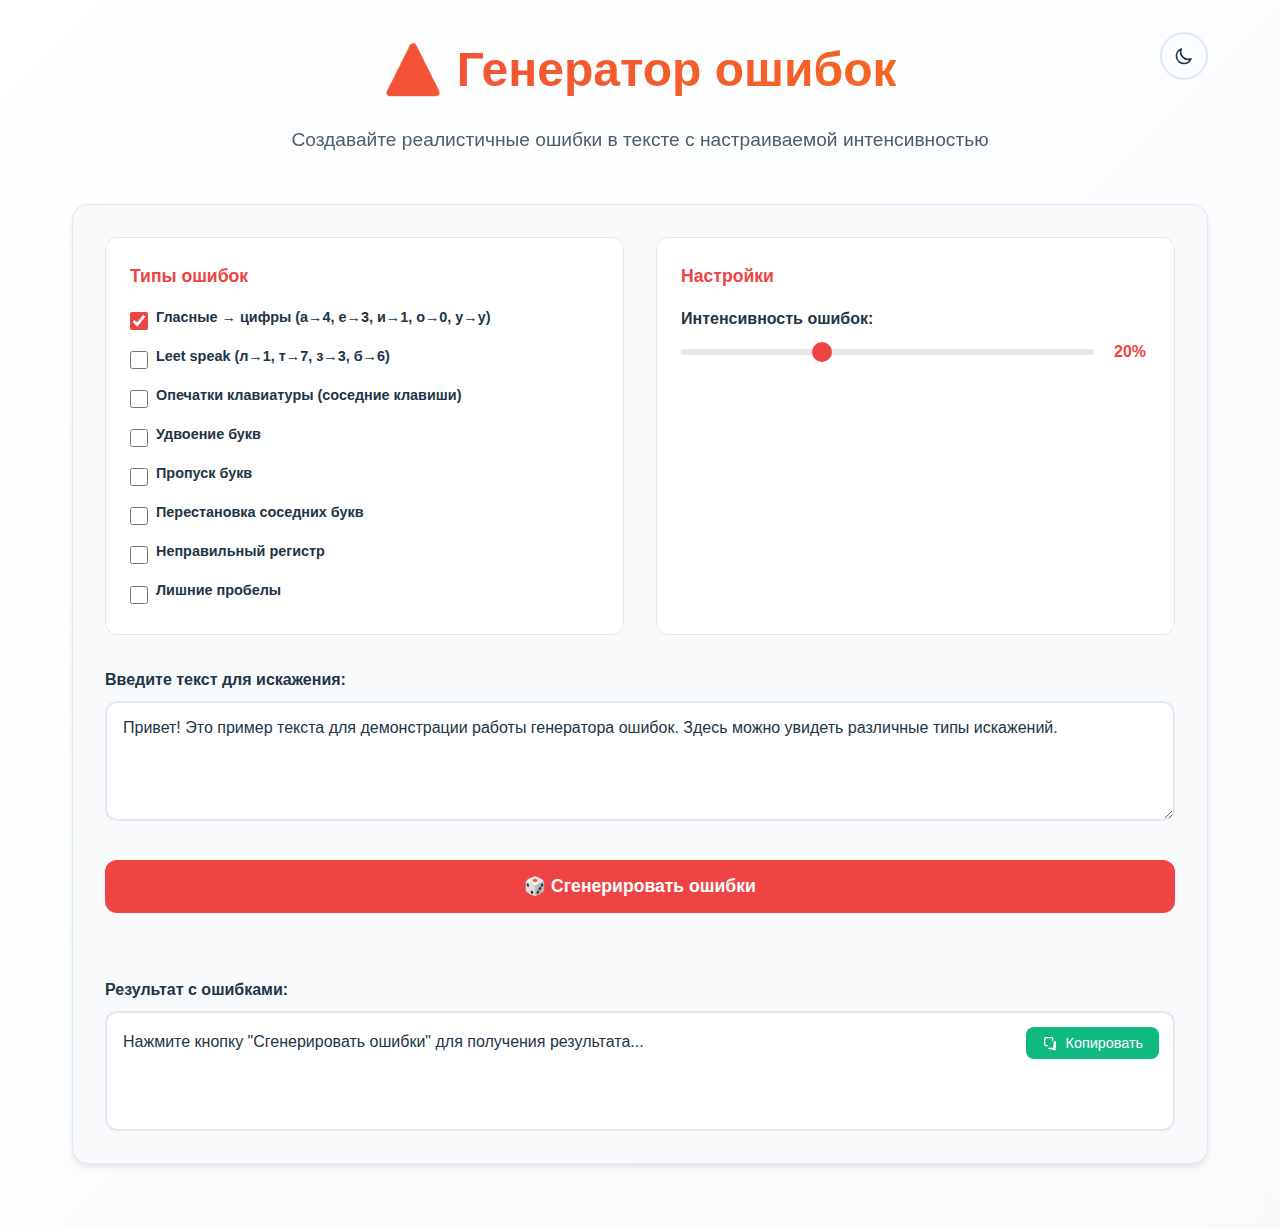
<file: tools2/index.html>
<!DOCTYPE html>
<html lang="ru">
<head>
    <meta charset="UTF-8">
    <meta name="viewport" content="width=device-width, initial-scale=1.0">
    <title>Генератор ошибок в тексте - Text Error Generator</title>
    <style>
        :root {
            --bg-color: #ffffff;
            --text-color: #213547;
            --border-color: #e2e8f0;
            --accent-color: #ef4444;
            --card-bg: #f8fafc;
            --shadow: 0 4px 6px -1px rgba(0, 0, 0, 0.1);
            --shadow-hover: 0 10px 15px -3px rgba(0, 0, 0, 0.1);
            --button-bg: #ef4444;
            --button-hover: #dc2626;
            --success-color: #10b981;
            --warning-color: #f59e0b;
        }

        html.dark {
            --bg-color: #1a1a1a;
            --text-color: rgba(255, 255, 255, 0.87);
            --border-color: #3a3a3a;
            --accent-color: #f87171;
            --card-bg: #242424;
            --shadow: 0 4px 6px -1px rgba(0, 0, 0, 0.3);
            --shadow-hover: 0 10px 15px -3px rgba(0, 0, 0, 0.4);
            --button-bg: #f87171;
            --button-hover: #ef4444;
            --success-color: #34d399;
            --warning-color: #fbbf24;
        }

        * {
            box-sizing: border-box;
            margin: 0;
            padding: 0;
        }

        body {
            font-family: -apple-system, BlinkMacSystemFont, 'Segoe UI', Roboto, Oxygen, Ubuntu, Cantarell, sans-serif;
            background: linear-gradient(135deg, var(--bg-color) 0%, var(--card-bg) 100%);
            color: var(--text-color);
            min-height: 100vh;
            transition: all 0.3s ease;
            line-height: 1.6;
        }

        .container {
            max-width: 1200px;
            margin: 0 auto;
            padding: 2rem;
        }

        header {
            text-align: center;
            margin-bottom: 3rem;
            position: relative;
        }

        .theme-toggle {
            position: absolute;
            top: 0;
            right: 0;
            background: none;
            border: 2px solid var(--border-color);
            border-radius: 50%;
            width: 48px;
            height: 48px;
            cursor: pointer;
            color: var(--text-color);
            transition: all 0.3s ease;
            display: flex;
            align-items: center;
            justify-content: center;
        }

        .theme-toggle:hover {
            border-color: var(--accent-color);
            transform: rotate(180deg);
        }

        .theme-toggle svg {
            width: 20px;
            height: 20px;
            transition: opacity 0.3s ease;
        }

        .theme-toggle .sun {
            display: none;
        }

        html.dark .theme-toggle .sun {
            display: block;
        }

        html.dark .theme-toggle .moon {
            display: none;
        }

        h1 {
            font-size: 3rem;
            font-weight: 700;
            background: linear-gradient(135deg, var(--accent-color), #f97316);
            -webkit-background-clip: text;
            -webkit-text-fill-color: transparent;
            background-clip: text;
            margin-bottom: 1rem;
        }

        .subtitle {
            font-size: 1.2rem;
            color: var(--text-color);
            opacity: 0.8;
            margin-bottom: 2rem;
        }

        .tool-card {
            background: var(--card-bg);
            border-radius: 16px;
            padding: 2rem;
            box-shadow: var(--shadow);
            border: 1px solid var(--border-color);
            transition: all 0.3s ease;
            margin-bottom: 2rem;
        }

        .controls-section {
            display: grid;
            grid-template-columns: 1fr 1fr;
            gap: 2rem;
            margin-bottom: 2rem;
        }

        .control-group {
            background: var(--bg-color);
            border-radius: 12px;
            padding: 1.5rem;
            border: 1px solid var(--border-color);
        }

        .control-group h3 {
            margin-bottom: 1rem;
            color: var(--accent-color);
            font-size: 1.1rem;
        }

        .error-types {
            display: grid;
            gap: 0.5rem;
        }

        .error-type {
            display: flex;
            align-items: center;
            gap: 0.5rem;
        }

        .error-type input[type="checkbox"] {
            width: 18px;
            height: 18px;
            accent-color: var(--accent-color);
        }

        .error-type label {
            font-size: 0.9rem;
            cursor: pointer;
            flex: 1;
        }

        .intensity-control {
            margin-bottom: 1rem;
        }

        .intensity-control label {
            display: block;
            margin-bottom: 0.5rem;
            font-weight: 600;
        }

        .slider-container {
            display: flex;
            align-items: center;
            gap: 1rem;
        }

        .slider {
            flex: 1;
            height: 6px;
            border-radius: 3px;
            background: var(--border-color);
            outline: none;
            -webkit-appearance: none;
        }

        .slider::-webkit-slider-thumb {
            -webkit-appearance: none;
            appearance: none;
            width: 20px;
            height: 20px;
            border-radius: 50%;
            background: var(--accent-color);
            cursor: pointer;
        }

        .slider::-moz-range-thumb {
            width: 20px;
            height: 20px;
            border-radius: 50%;
            background: var(--accent-color);
            cursor: pointer;
            border: none;
        }

        .intensity-value {
            font-weight: 600;
            color: var(--accent-color);
            min-width: 40px;
            text-align: center;
        }

        .input-group {
            margin-bottom: 2rem;
        }

        label {
            display: block;
            font-weight: 600;
            margin-bottom: 0.5rem;
            color: var(--text-color);
        }

        textarea {
            width: 100%;
            min-height: 120px;
            padding: 1rem;
            border: 2px solid var(--border-color);
            border-radius: 12px;
            font-size: 1rem;
            font-family: inherit;
            background: var(--bg-color);
            color: var(--text-color);
            transition: all 0.3s ease;
            resize: vertical;
        }

        textarea:focus {
            outline: none;
            border-color: var(--accent-color);
            box-shadow: 0 0 0 3px rgba(239, 68, 68, 0.1);
        }

        .generate-button {
            background: var(--button-bg);
            color: white;
            border: none;
            border-radius: 12px;
            padding: 1rem 2rem;
            font-size: 1.1rem;
            font-weight: 600;
            cursor: pointer;
            transition: all 0.3s ease;
            width: 100%;
            margin-bottom: 2rem;
        }

        .generate-button:hover {
            background: var(--button-hover);
            transform: translateY(-2px);
        }

        .generate-button:active {
            transform: translateY(0);
        }

        .output-section {
            margin-top: 2rem;
        }

        .output-container {
            position: relative;
        }

        .output-text {
            background: var(--bg-color);
            border: 2px solid var(--border-color);
            border-radius: 12px;
            padding: 1rem;
            min-height: 120px;
            font-size: 1rem;
            line-height: 1.6;
            white-space: pre-wrap;
            word-break: break-word;
        }

        .copy-button {
            position: absolute;
            top: 1rem;
            right: 1rem;
            background: var(--success-color);
            color: white;
            border: none;
            border-radius: 8px;
            padding: 0.5rem 1rem;
            cursor: pointer;
            font-size: 0.9rem;
            font-weight: 500;
            transition: all 0.3s ease;
            display: flex;
            align-items: center;
            gap: 0.5rem;
        }

        .copy-button:hover {
            background: #059669;
            transform: translateY(-1px);
        }

        .copy-button svg {
            width: 16px;
            height: 16px;
        }

        .stats {
            display: flex;
            justify-content: space-between;
            margin-top: 1rem;
            padding: 1rem;
            background: var(--card-bg);
            border-radius: 8px;
            font-size: 0.9rem;
        }

        .stat {
            text-align: center;
        }

        .stat-value {
            font-weight: 600;
            color: var(--accent-color);
            font-size: 1.2rem;
        }

        .notification {
            position: fixed;
            top: 2rem;
            right: 2rem;
            padding: 1rem 1.5rem;
            border-radius: 8px;
            color: white;
            font-weight: 500;
            transform: translateX(100%);
            transition: transform 0.3s ease;
            z-index: 1000;
        }

        .notification.success {
            background: var(--success-color);
        }

        .notification.show {
            transform: translateX(0);
        }

        @media (max-width: 768px) {
            .container {
                padding: 1rem;
            }

            h1 {
                font-size: 2rem;
            }

            .controls-section {
                grid-template-columns: 1fr;
                gap: 1rem;
            }

            .tool-card {
                padding: 1.5rem;
            }

            .theme-toggle {
                position: relative;
                margin-bottom: 1rem;
            }

            .stats {
                flex-direction: column;
                gap: 1rem;
            }
        }
    </style>
</head>
<body>
    <div class="container">
        <header>
            <button class="theme-toggle" id="themeToggle" aria-label="Переключить тему">
                <svg class="sun" fill="none" stroke="currentColor" viewBox="0 0 24 24">
                    <path stroke-linecap="round" stroke-linejoin="round" stroke-width="2" d="M12 3v1m0 16v1m9-9h-1M4 12H3m15.364 6.364l-.707-.707M6.343 6.343l-.707-.707m12.728 0l-.707.707M6.343 17.657l-.707.707M16 12a4 4 0 11-8 0 4 4 0 018 0z"></path>
                </svg>
                <svg class="moon" fill="none" stroke="currentColor" viewBox="0 0 24 24">
                    <path stroke-linecap="round" stroke-linejoin="round" stroke-width="2" d="M20.354 15.354A9 9 0 018.646 3.646 9.003 9.003 0 0012 21a9.003 9.003 0 008.354-5.646z"></path>
                </svg>
            </button>
            <h1>⚠️ Генератор ошибок</h1>
            <p class="subtitle">Создавайте реалистичные ошибки в тексте с настраиваемой интенсивностью</p>
        </header>

        <div class="tool-card">
            <div class="controls-section">
                <div class="control-group">
                    <h3>Типы ошибок</h3>
                    <div class="error-types">
                        <div class="error-type">
                            <input type="checkbox" id="vowelNumbers" checked>
                            <label for="vowelNumbers">Гласные → цифры (а→4, е→3, и→1, о→0, у→y)</label>
                        </div>
                        <div class="error-type">
                            <input type="checkbox" id="leetSpeak">
                            <label for="leetSpeak">Leet speak (л→1, т→7, з→3, б→6)</label>
                        </div>
                        <div class="error-type">
                            <input type="checkbox" id="keyboardMistakes">
                            <label for="keyboardMistakes">Опечатки клавиатуры (соседние клавиши)</label>
                        </div>
                        <div class="error-type">
                            <input type="checkbox" id="doubleLetters">
                            <label for="doubleLetters">Удвоение букв</label>
                        </div>
                        <div class="error-type">
                            <input type="checkbox" id="missingLetters">
                            <label for="missingLetters">Пропуск букв</label>
                        </div>
                        <div class="error-type">
                            <input type="checkbox" id="swapLetters">
                            <label for="swapLetters">Перестановка соседних букв</label>
                        </div>
                        <div class="error-type">
                            <input type="checkbox" id="wrongCase">
                            <label for="wrongCase">Неправильный регистр</label>
                        </div>
                        <div class="error-type">
                            <input type="checkbox" id="extraSpaces">
                            <label for="extraSpaces">Лишние пробелы</label>
                        </div>
                    </div>
                </div>

                <div class="control-group">
                    <h3>Настройки</h3>
                    <div class="intensity-control">
                        <label for="intensitySlider">Интенсивность ошибок:</label>
                        <div class="slider-container">
                            <input type="range" id="intensitySlider" class="slider" min="5" max="50" value="20">
                            <span class="intensity-value" id="intensityValue">20%</span>
                        </div>
                    </div>
                </div>
            </div>

            <div class="input-group">
                <label for="inputText">Введите текст для искажения:</label>
                <textarea 
                    id="inputText" 
                    placeholder="Введите здесь ваш текст..."
                    autocomplete="off"
                    spellcheck="false"
                >Привет! Это пример текста для демонстрации работы генератора ошибок. Здесь можно увидеть различные типы искажений.</textarea>
            </div>

            <button class="generate-button" id="generateButton">
                🎲 Сгенерировать ошибки
            </button>

            <div class="output-section">
                <label>Результат с ошибками:</label>
                <div class="output-container">
                    <div class="output-text" id="outputText">Нажмите кнопку "Сгенерировать ошибки" для получения результата...</div>
                    <button class="copy-button" id="copyButton">
                        <svg fill="none" stroke="currentColor" viewBox="0 0 24 24">
                            <path stroke-linecap="round" stroke-linejoin="round" stroke-width="2" d="M8 16H6a2 2 0 01-2-2V6a2 2 0 012-2h8a2 2 0 012 2v2m-6 12h8a2 2 0 002-2v-8a2 2 0 00-2 2v8a2 2 0 002 2z"></path>
                        </svg>
                        Копировать
                    </button>
                </div>
                <div class="stats" id="stats" style="display: none;">
                    <div class="stat">
                        <div class="stat-value" id="totalChars">0</div>
                        <div>Всего символов</div>
                    </div>
                    <div class="stat">
                        <div class="stat-value" id="errorsCount">0</div>
                        <div>Ошибок внесено</div>
                    </div>
                    <div class="stat">
                        <div class="stat-value" id="errorPercent">0%</div>
                        <div>Процент ошибок</div>
                    </div>
                </div>
            </div>
        </div>
    </div>

    <div class="notification" id="notification"></div>

    <script>
        class ErrorGenerator {
            constructor() {
                this.inputText = document.getElementById('inputText');
                this.outputText = document.getElementById('outputText');
                this.generateButton = document.getElementById('generateButton');
                this.copyButton = document.getElementById('copyButton');
                this.intensitySlider = document.getElementById('intensitySlider');
                this.intensityValue = document.getElementById('intensityValue');
                this.themeToggle = document.getElementById('themeToggle');
                this.notification = document.getElementById('notification');
                this.stats = document.getElementById('stats');

                this.errorTypes = {
                    vowelNumbers: {
                        'а': '4', 'А': '4',
                        'е': '3', 'Е': '3',
                        'и': '1', 'И': '1',
                        'о': '0', 'О': '0',
                        'у': 'y', 'У': 'Y'
                    },
                    leetSpeak: {
                        'л': '1', 'Л': '1',
                        'т': '7', 'Т': '7',
                        'з': '3', 'З': '3',
                        'б': '6', 'Б': '6',
                        'в': 'B', 'В': 'B',
                        'г': 'r', 'Г': 'R',
                        'д': 'D', 'Д': 'D',
                        'р': 'P', 'Р': 'P'
                    },
                    keyboardMistakes: {
                        'а': 'ф', 'с': 'в', 'д': 'л', 'ф': 'я',
                        'г': 'п', 'р': 'о', 'п': 'р', 'о': 'л',
                        'л': 'д', 'ж': 'э', 'э': 'ж', 'я': 'ч',
                        'ч': 'с', 'с': 'м', 'м': 'и', 'и': 'т',
                        'т': 'ь', 'ь': 'б', 'б': 'ю', 'ю': '.'
                    }
                };

                this.init();
            }

            init() {
                this.setupEventListeners();
                this.setupTheme();
                this.updateIntensityDisplay();
            }

            setupEventListeners() {
                this.generateButton.addEventListener('click', () => {
                    this.generateErrors();
                });

                this.copyButton.addEventListener('click', () => {
                    this.copyToClipboard();
                });

                this.intensitySlider.addEventListener('input', () => {
                    this.updateIntensityDisplay();
                });

                this.themeToggle.addEventListener('click', () => {
                    this.toggleTheme();
                });

                // Горячие клавиши
                document.addEventListener('keydown', (e) => {
                    if (e.ctrlKey || e.metaKey) {
                        switch(e.key) {
                            case 'Enter':
                                e.preventDefault();
                                this.generateErrors();
                                break;
                            case 'c':
                                if (document.activeElement !== this.inputText) {
                                    e.preventDefault();
                                    this.copyToClipboard();
                                }
                                break;
                        }
                    }
                });
            }

            updateIntensityDisplay() {
                const value = this.intensitySlider.value;
                this.intensityValue.textContent = `${value}%`;
            }

            generateErrors() {
                const text = this.inputText.value;
                if (!text.trim()) {
                    this.showNotification('Введите текст для обработки!');
                    return;
                }

                const intensity = parseInt(this.intensitySlider.value) / 100;
                const enabledTypes = this.getEnabledErrorTypes();

                if (enabledTypes.length === 0) {
                    this.showNotification('Выберите хотя бы один тип ошибок!');
                    return;
                }

                let result = text;
                let errorsCount = 0;
                const totalChars = text.length;

                // Применяем ошибки
                const chars = result.split('');
                for (let i = 0; i < chars.length; i++) {
                    if (Math.random() < intensity) {
                        const errorType = enabledTypes[Math.floor(Math.random() * enabledTypes.length)];
                        const errorResult = this.applyError(chars, i, errorType);
                        if (errorResult.modified) {
                            chars[i] = errorResult.char;
                            errorsCount++;
                        }
                    }
                }

                result = chars.join('');

                // Применяем структурные ошибки
                if (enabledTypes.includes('swapLetters')) {
                    const swapResult = this.applySwapLetters(result, intensity);
                    result = swapResult.text;
                    errorsCount += swapResult.swaps;
                }

                if (enabledTypes.includes('extraSpaces')) {
                    const spaceResult = this.applyExtraSpaces(result, intensity);
                    result = spaceResult.text;
                    errorsCount += spaceResult.spaces;
                }

                this.outputText.textContent = result;
                this.updateStats(totalChars, errorsCount);
                this.stats.style.display = 'flex';
            }

            getEnabledErrorTypes() {
                const types = [];
                const checkboxes = document.querySelectorAll('.error-type input[type="checkbox"]');
                checkboxes.forEach(checkbox => {
                    if (checkbox.checked) {
                        types.push(checkbox.id);
                    }
                });
                return types;
            }

            applyError(chars, index, errorType) {
                const char = chars[index];
                
                switch (errorType) {
                    case 'vowelNumbers':
                        if (this.errorTypes.vowelNumbers[char]) {
                            return { char: this.errorTypes.vowelNumbers[char], modified: true };
                        }
                        break;
                    
                    case 'leetSpeak':
                        if (this.errorTypes.leetSpeak[char]) {
                            return { char: this.errorTypes.leetSpeak[char], modified: true };
                        }
                        break;
                    
                    case 'keyboardMistakes':
                        if (this.errorTypes.keyboardMistakes[char]) {
                            return { char: this.errorTypes.keyboardMistakes[char], modified: true };
                        }
                        break;
                    
                    case 'doubleLetters':
                        if (/[а-яё]/i.test(char)) {
                            chars.splice(index + 1, 0, char);
                            return { char: char, modified: true };
                        }
                        break;
                    
                    case 'missingLetters':
                        if (/[а-яё]/i.test(char)) {
                            return { char: '', modified: true };
                        }
                        break;
                    
                    case 'wrongCase':
                        if (/[а-яё]/i.test(char)) {
                            return { 
                                char: char === char.toLowerCase() ? char.toUpperCase() : char.toLowerCase(), 
                                modified: true 
                            };
                        }
                        break;
                }
                
                return { char: char, modified: false };
            }

            applySwapLetters(text, intensity) {
                const chars = text.split('');
                let swaps = 0;
                
                for (let i = 0; i < chars.length - 1; i++) {
                    if (Math.random() < intensity * 0.3 && /[а-яё]/i.test(chars[i]) && /[а-яё]/i.test(chars[i + 1])) {
                        [chars[i], chars[i + 1]] = [chars[i + 1], chars[i]];
                        swaps++;
                        i++; // Пропускаем следующий символ
                    }
                }
                
                return { text: chars.join(''), swaps };
            }

            applyExtraSpaces(text, intensity) {
                const chars = text.split('');
                let spaces = 0;
                
                for (let i = 0; i < chars.length; i++) {
                    if (Math.random() < intensity * 0.2 && chars[i] !== ' ') {
                        chars.splice(i, 0, ' ');
                        spaces++;
                        i++; // Пропускаем добавленный пробел
                    }
                }
                
                return { text: chars.join(''), spaces };
            }

            updateStats(totalChars, errorsCount) {
                document.getElementById('totalChars').textContent = totalChars;
                document.getElementById('errorsCount').textContent = errorsCount;
                document.getElementById('errorPercent').textContent = 
                    `${((errorsCount / totalChars) * 100).toFixed(1)}%`;
            }

            async copyToClipboard() {
                const textToCopy = this.outputText.textContent;
                
                if (textToCopy === 'Нажмите кнопку "Сгенерировать ошибки" для получения результата...') {
                    this.showNotification('Сначала сгенерируйте ошибки!');
                    return;
                }

                try {
                    await navigator.clipboard.writeText(textToCopy);
                    this.showNotification('Текст скопирован в буфер обмена!');
                    
                    this.copyButton.style.transform = 'scale(0.95)';
                    setTimeout(() => {
                        this.copyButton.style.transform = '';
                    }, 150);
                } catch (err) {
                    this.fallbackCopyToClipboard(textToCopy);
                }
            }

            fallbackCopyToClipboard(text) {
                const textArea = document.createElement('textarea');
                textArea.value = text;
                textArea.style.position = 'fixed';
                textArea.style.left = '-999999px';
                document.body.appendChild(textArea);
                textArea.focus();
                textArea.select();
                
                try {
                    document.execCommand('copy');
                    this.showNotification('Текст скопирован в буфер обмена!');
                } catch (err) {
                    this.showNotification('Ошибка при копировании текста');
                }
                
                document.body.removeChild(textArea);
            }

            showNotification(message) {
                this.notification.textContent = message;
                this.notification.className = 'notification success';
                this.notification.classList.add('show');

                setTimeout(() => {
                    this.notification.classList.remove('show');
                }, 3000);
            }

            setupTheme() {
                const savedTheme = localStorage.getItem('errorGeneratorTheme');
                const prefersDark = window.matchMedia('(prefers-color-scheme: dark)').matches;
                
                const theme = savedTheme || (prefersDark ? 'dark' : 'light');
                this.applyTheme(theme);
            }

            toggleTheme() {
                const currentTheme = document.documentElement.classList.contains('dark') ? 'light' : 'dark';
                this.applyTheme(currentTheme);
            }

            applyTheme(theme) {
                document.documentElement.classList.remove('light', 'dark');
                document.documentElement.classList.add(theme);
                localStorage.setItem('errorGeneratorTheme', theme);
            }
        }

        // Инициализация приложения
        document.addEventListener('DOMContentLoaded', () => {
            new ErrorGenerator();
        });
    </script>
</body>
</html>
</file>
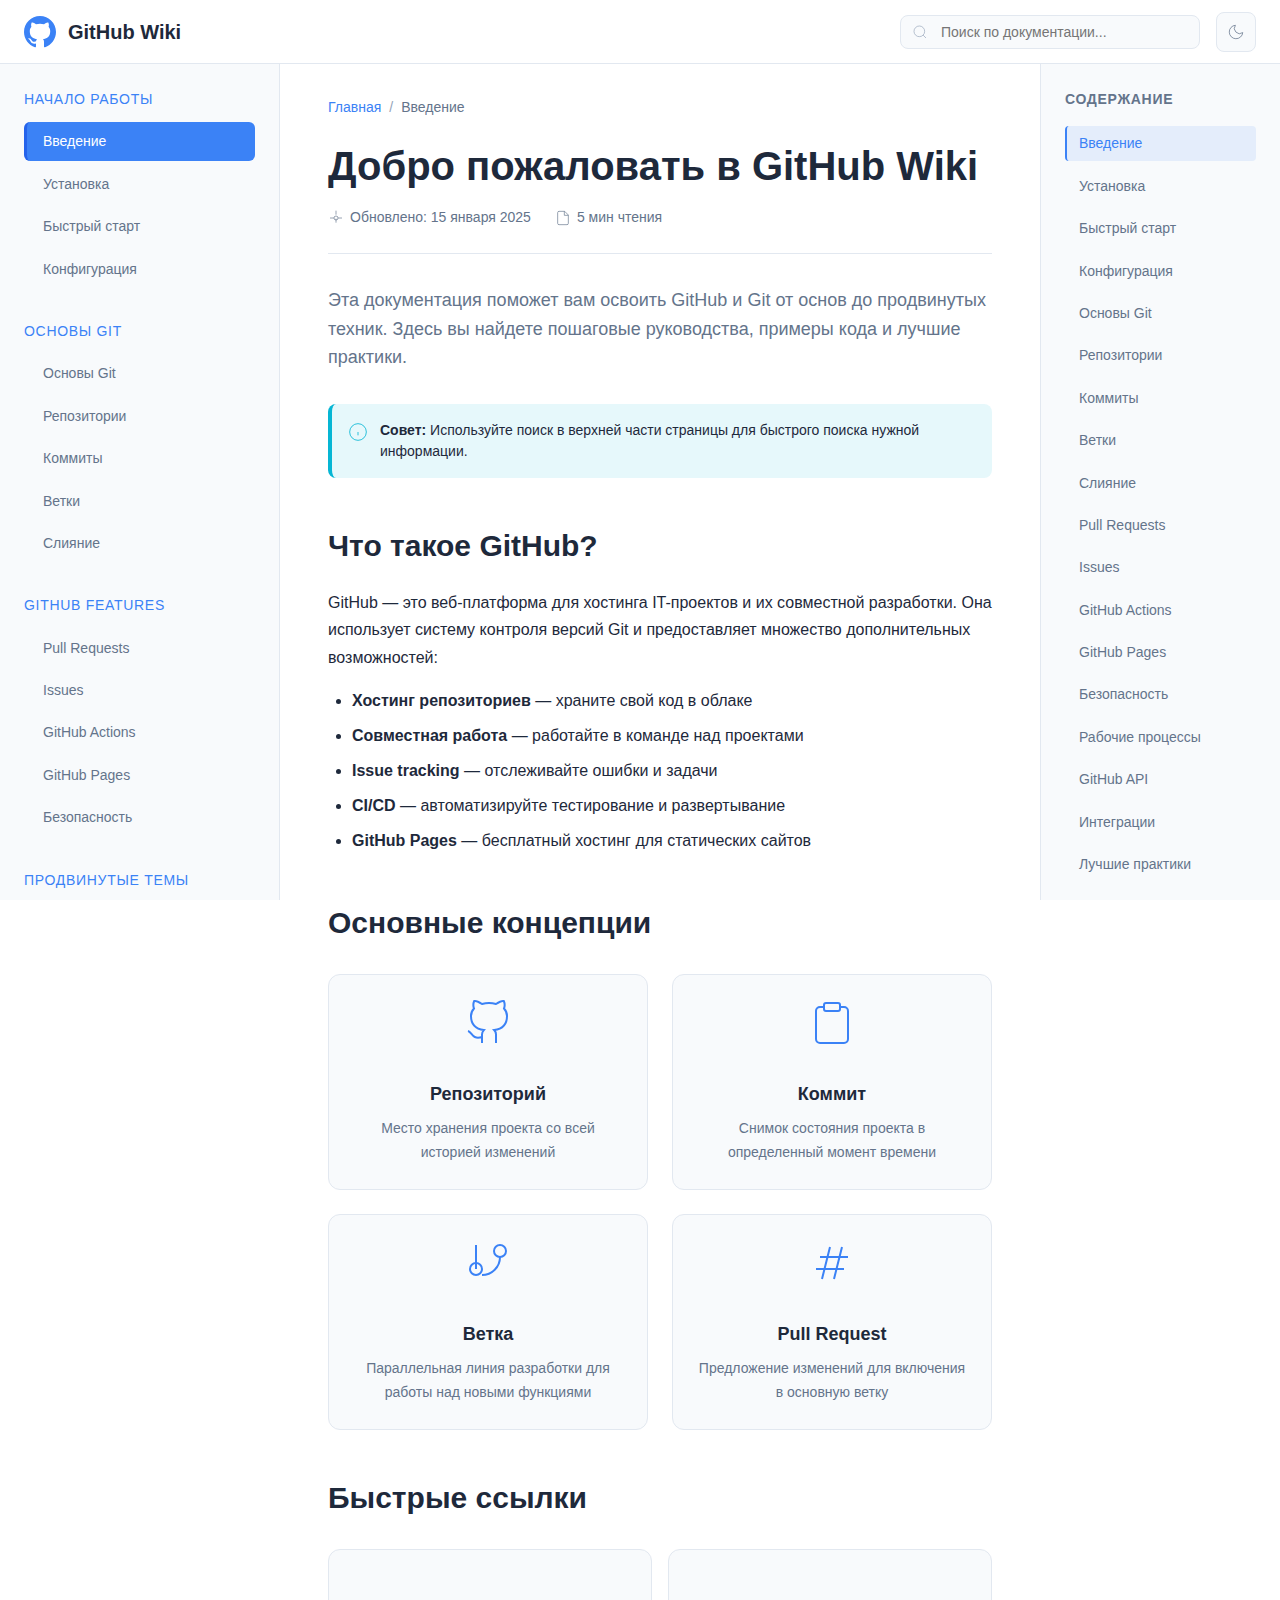
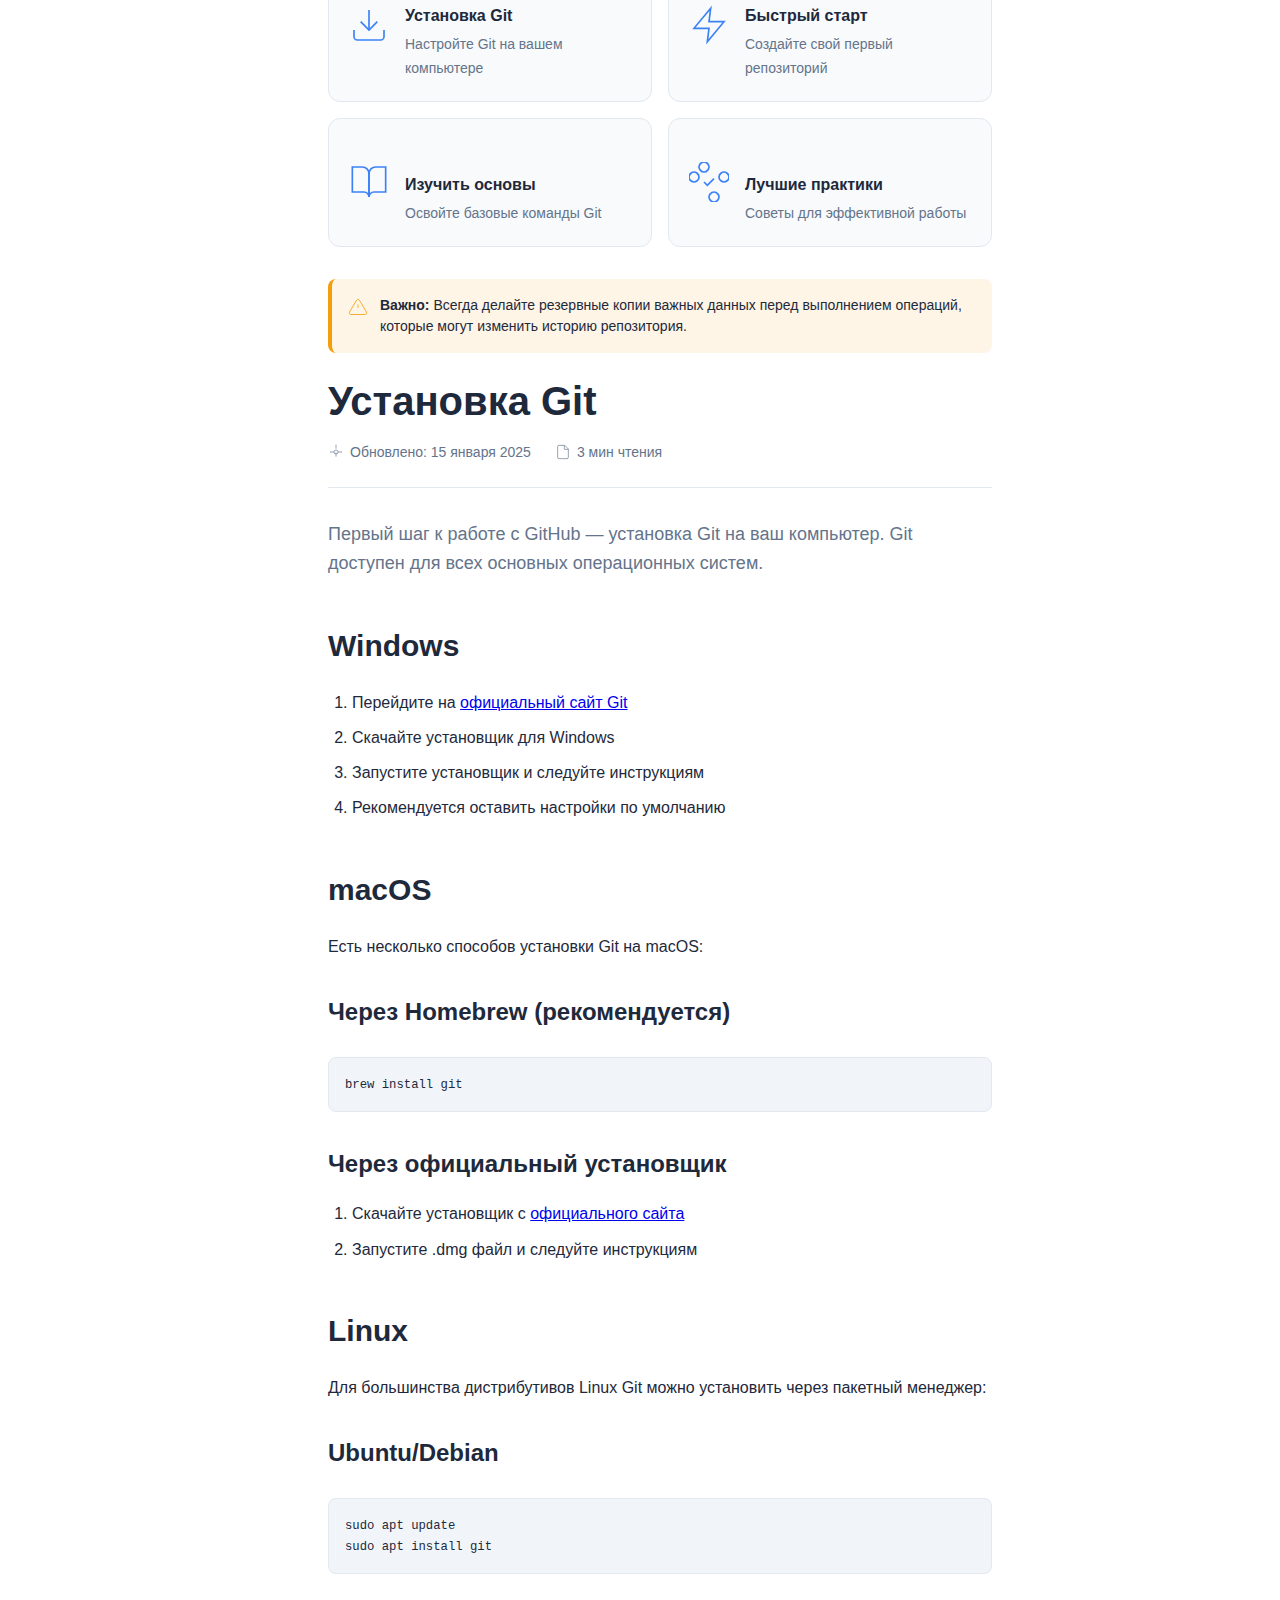
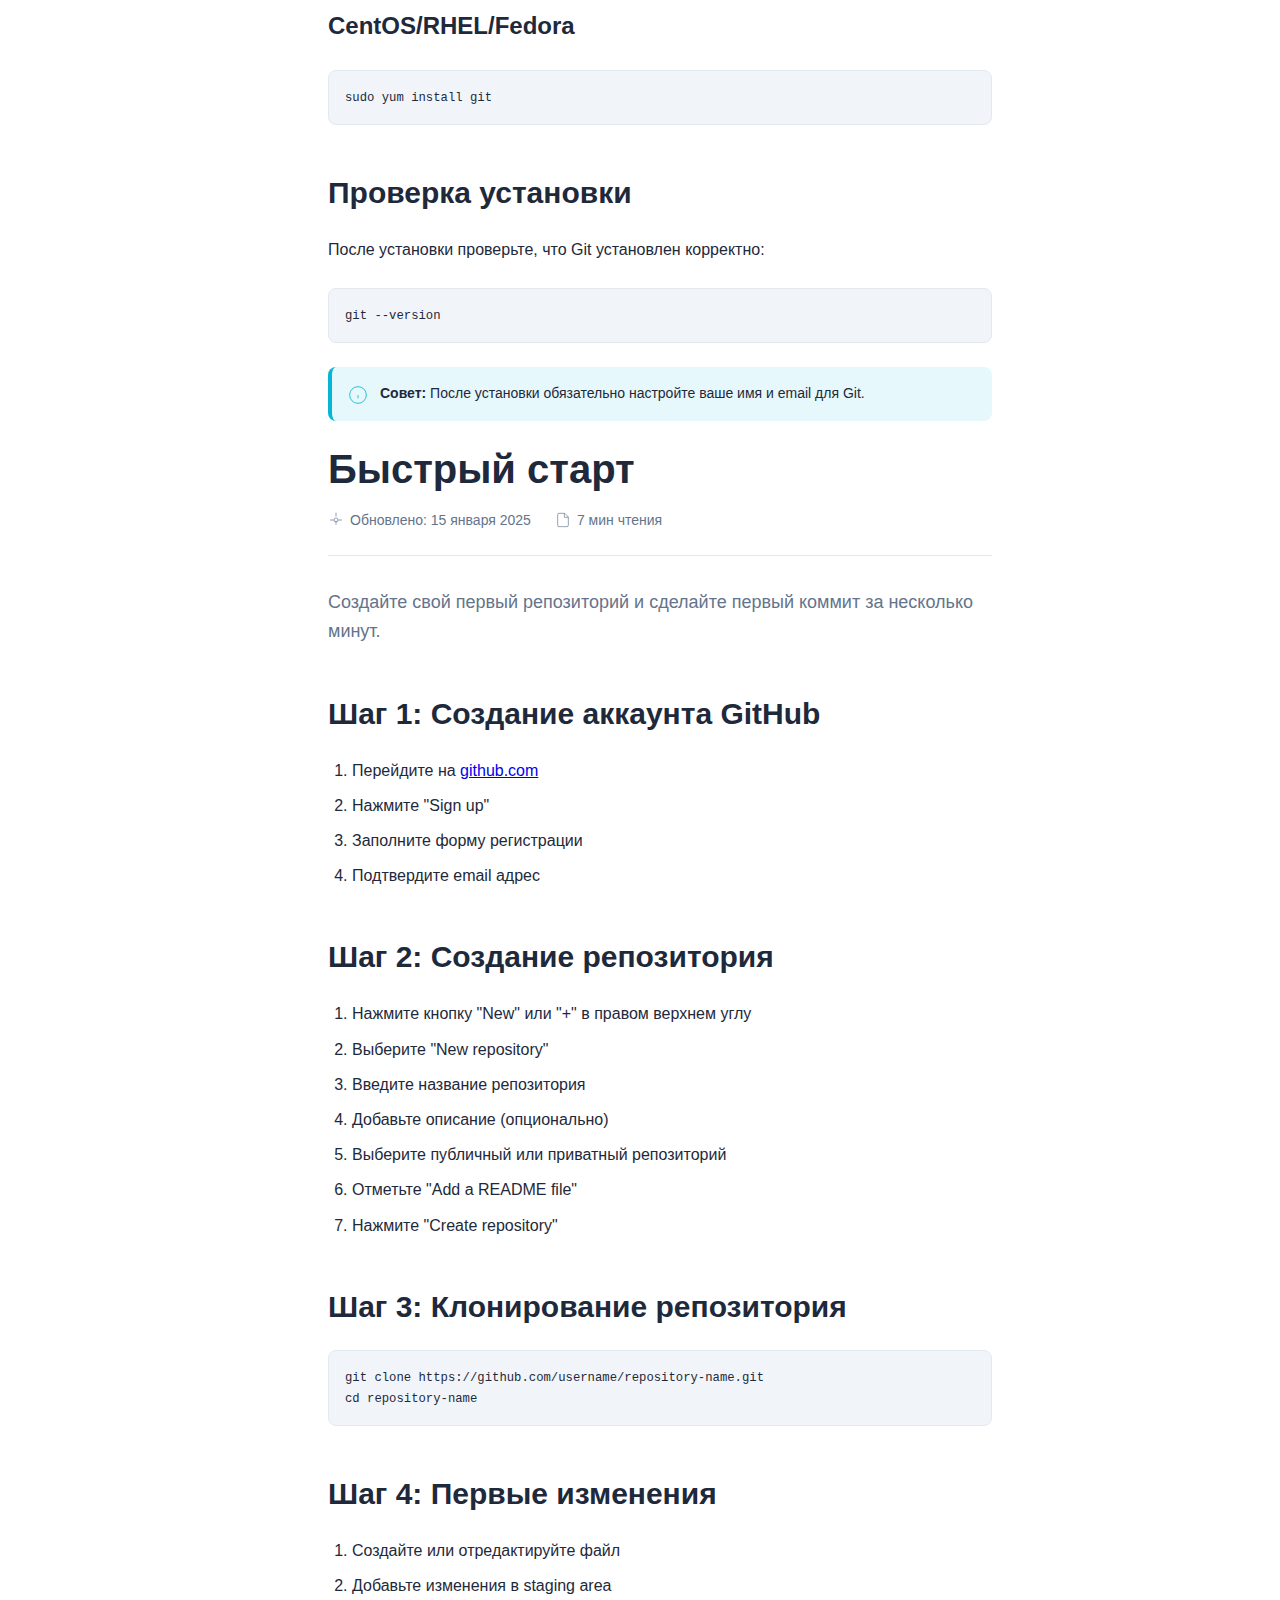
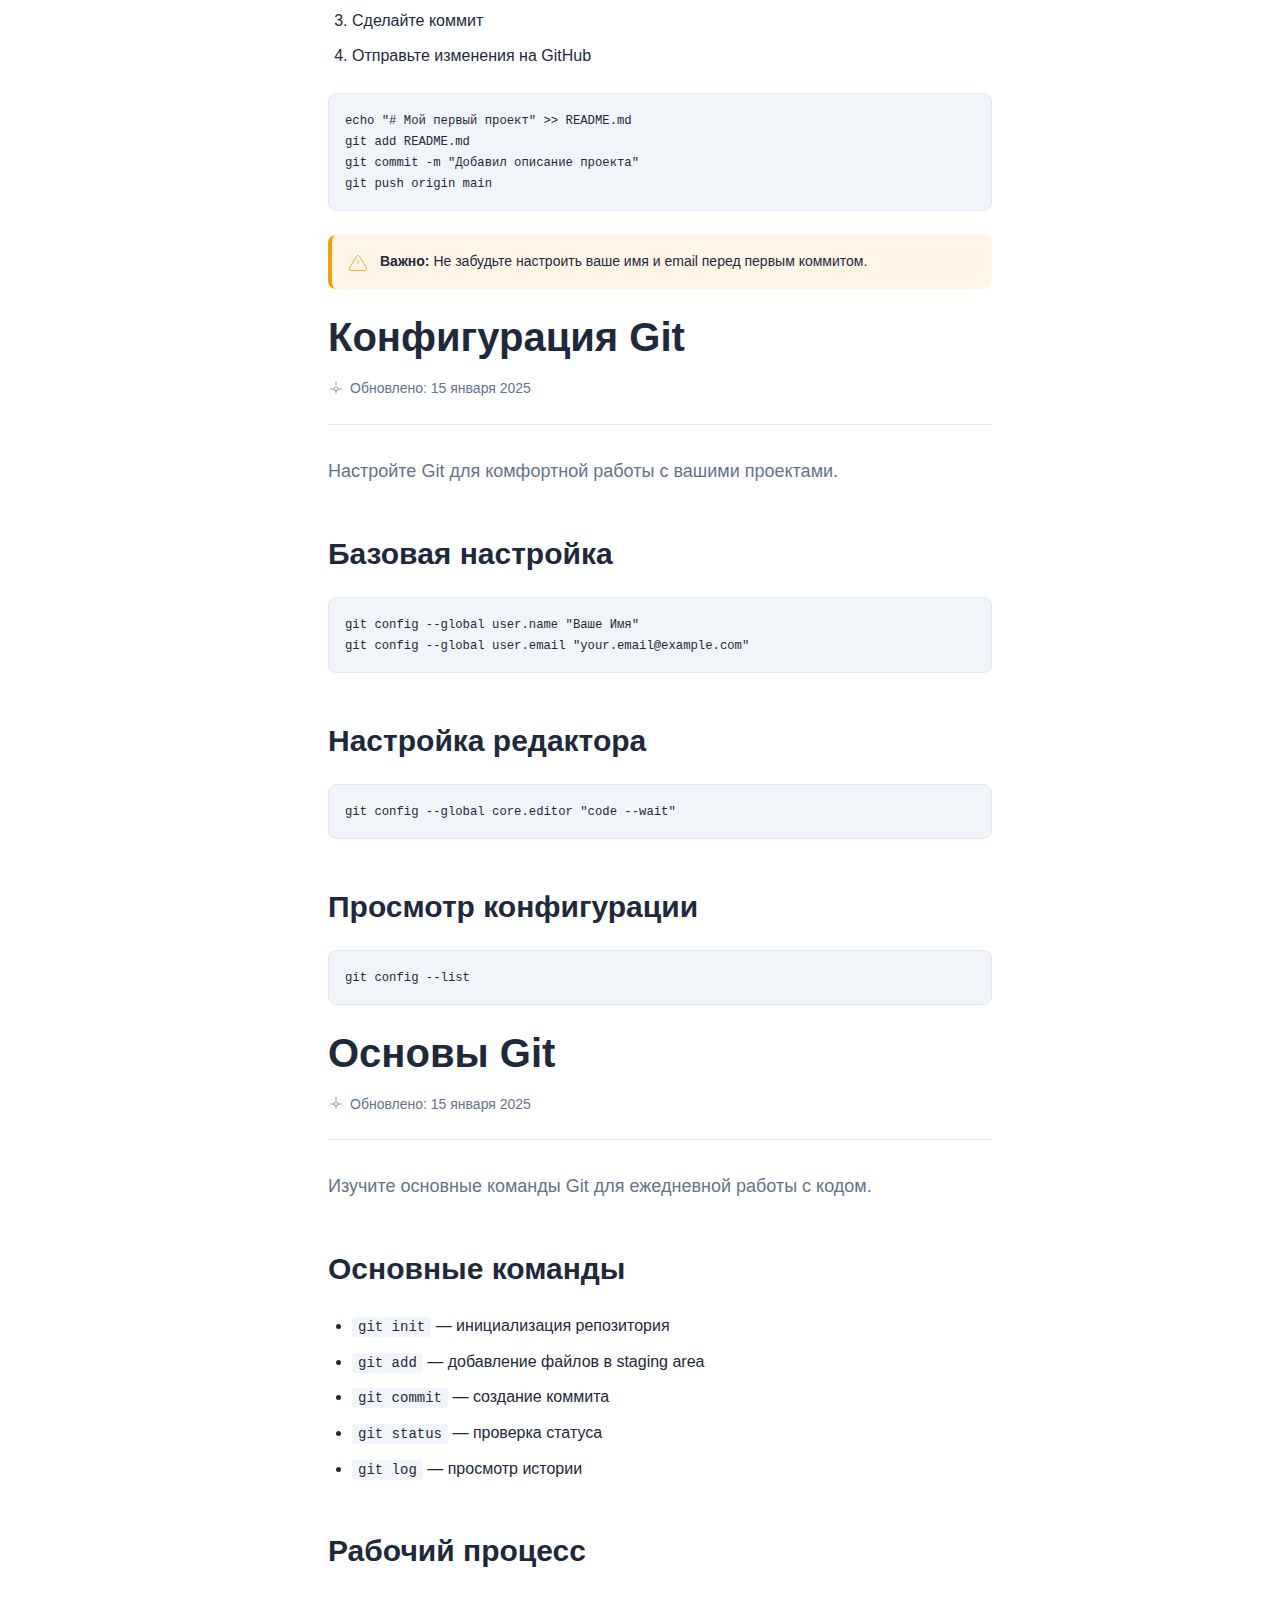
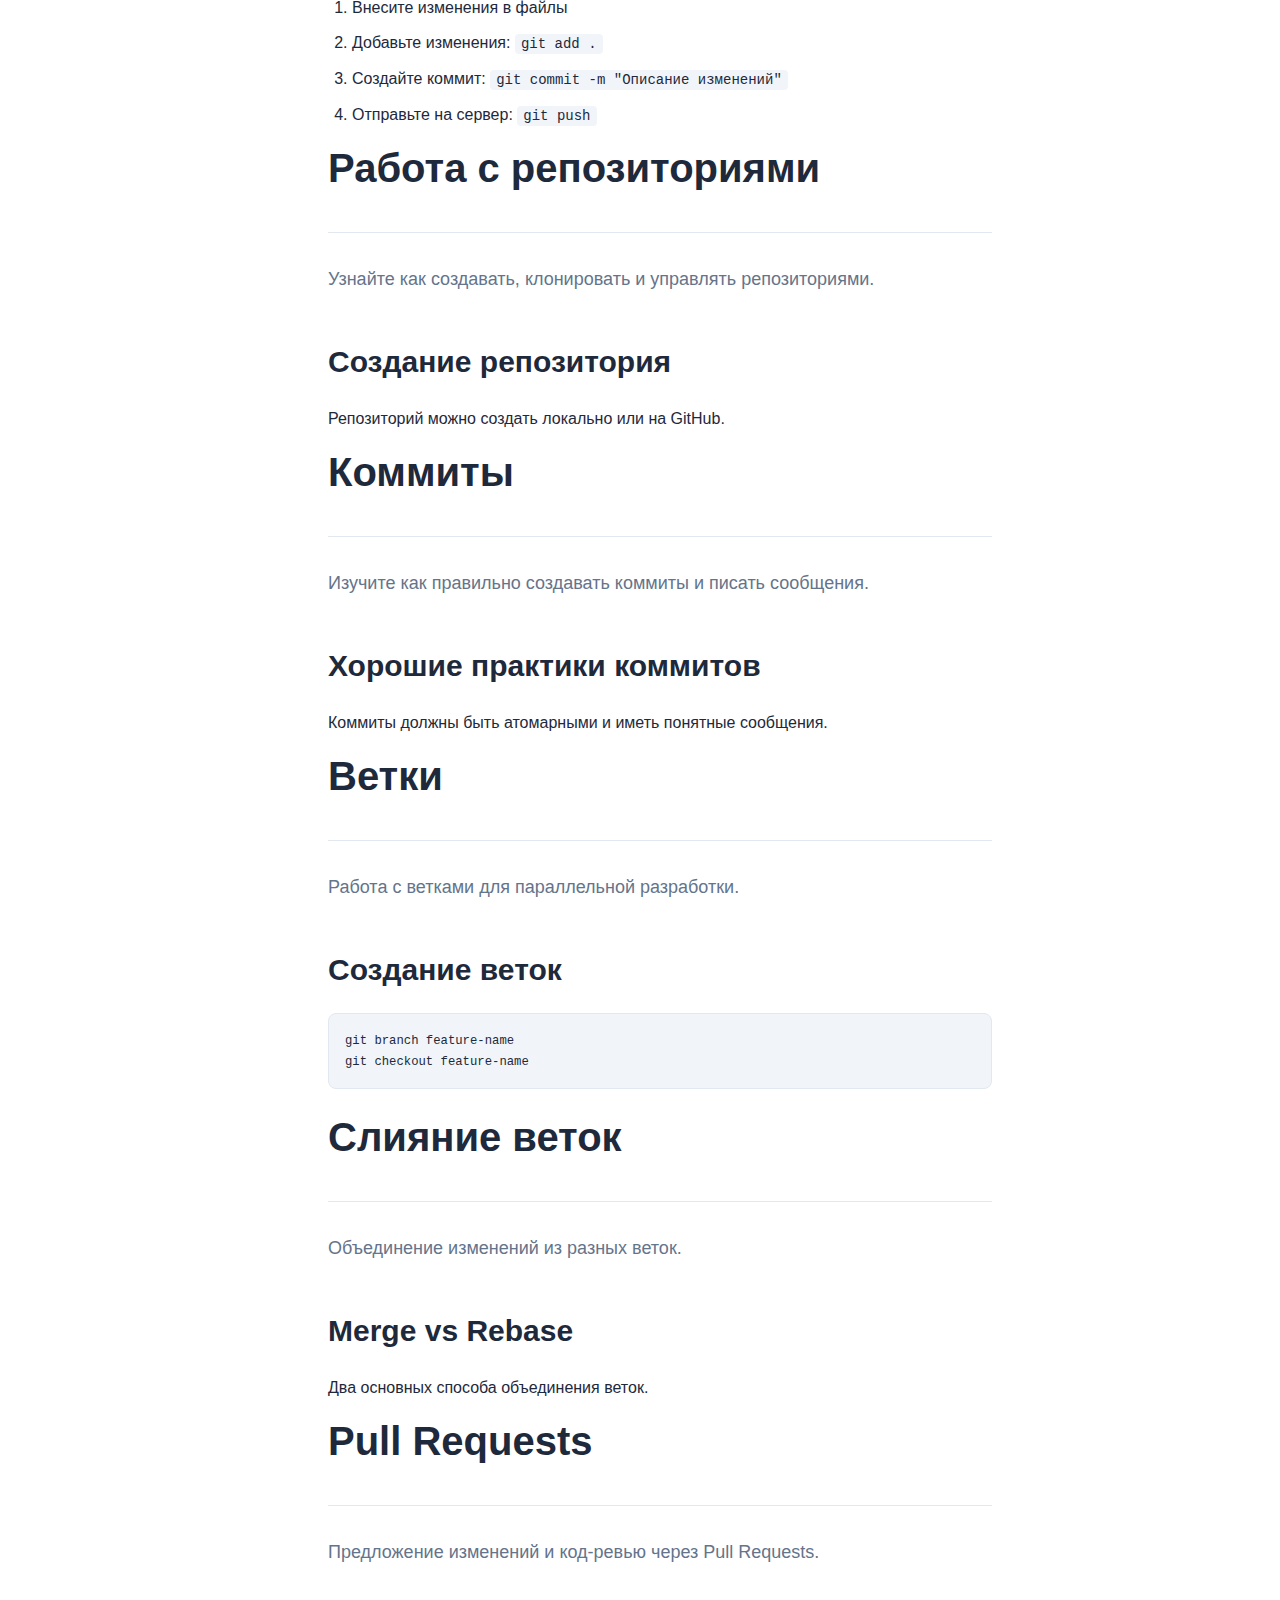
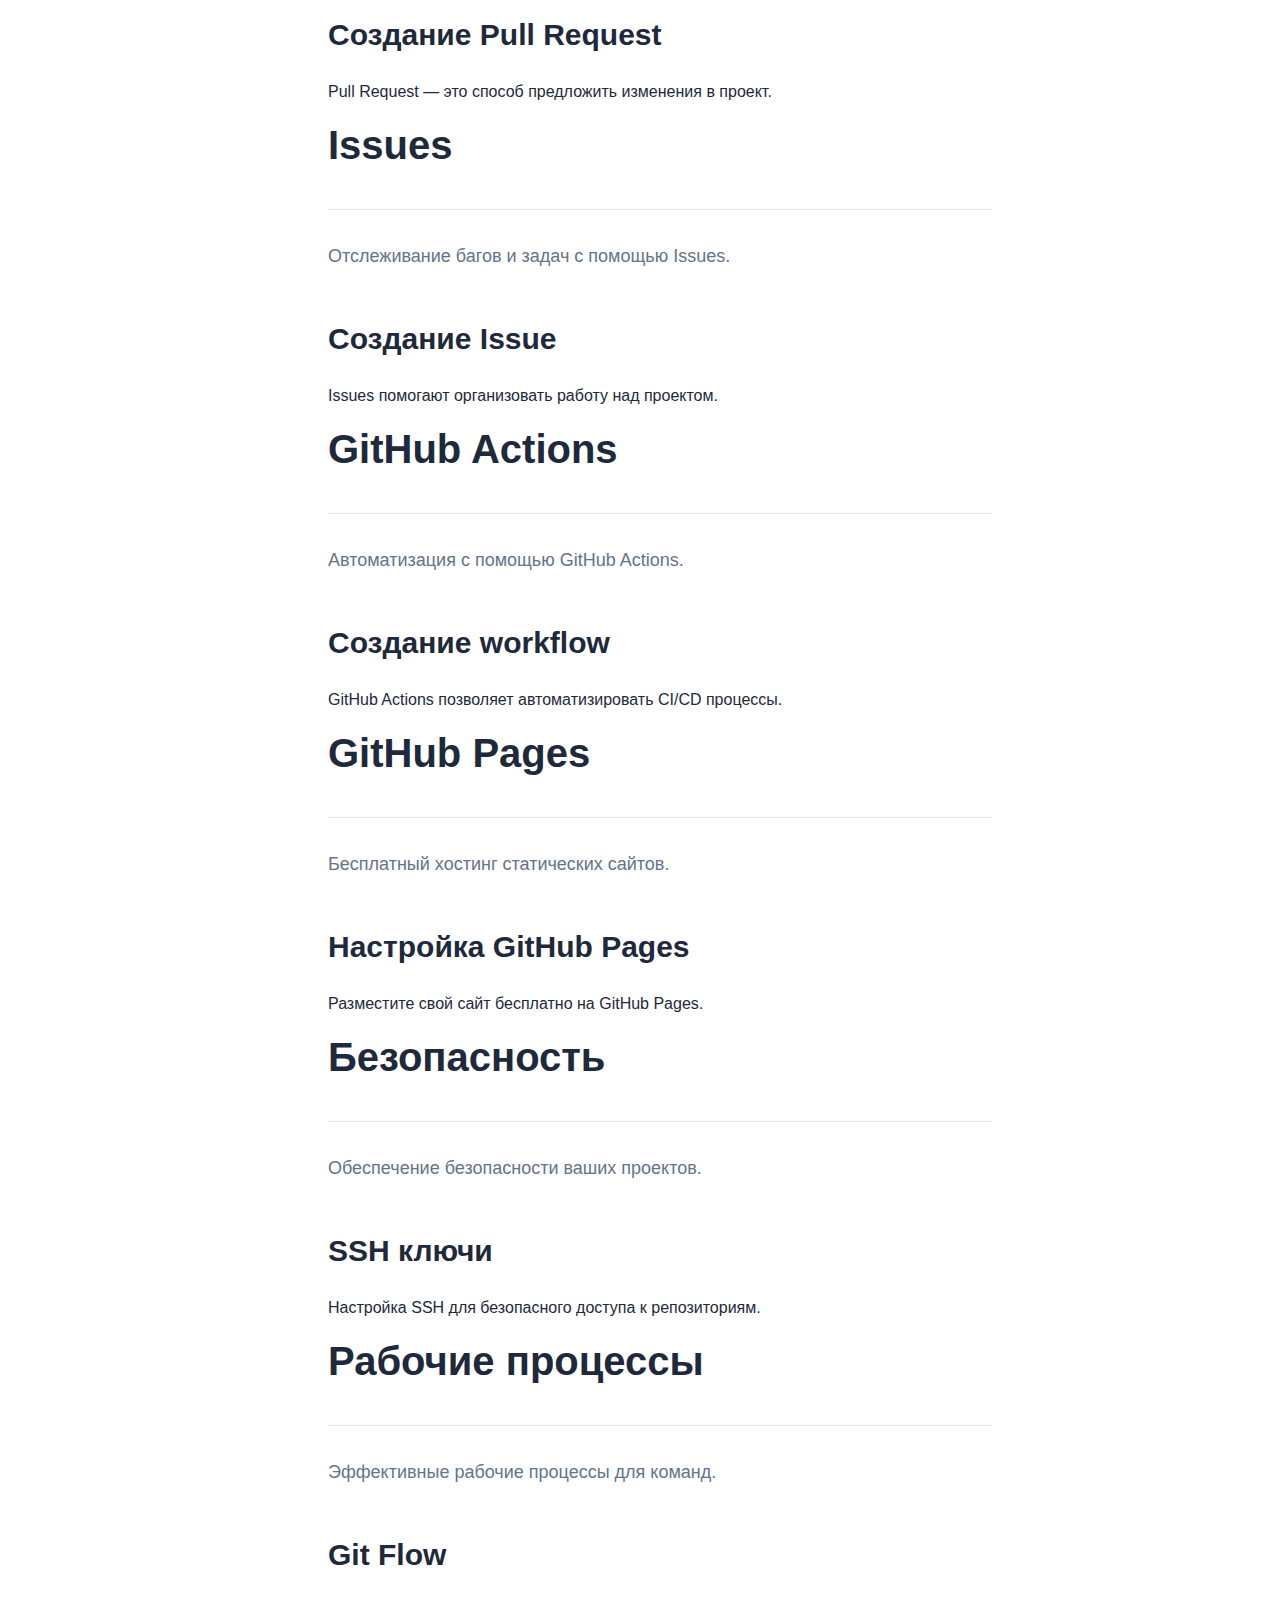
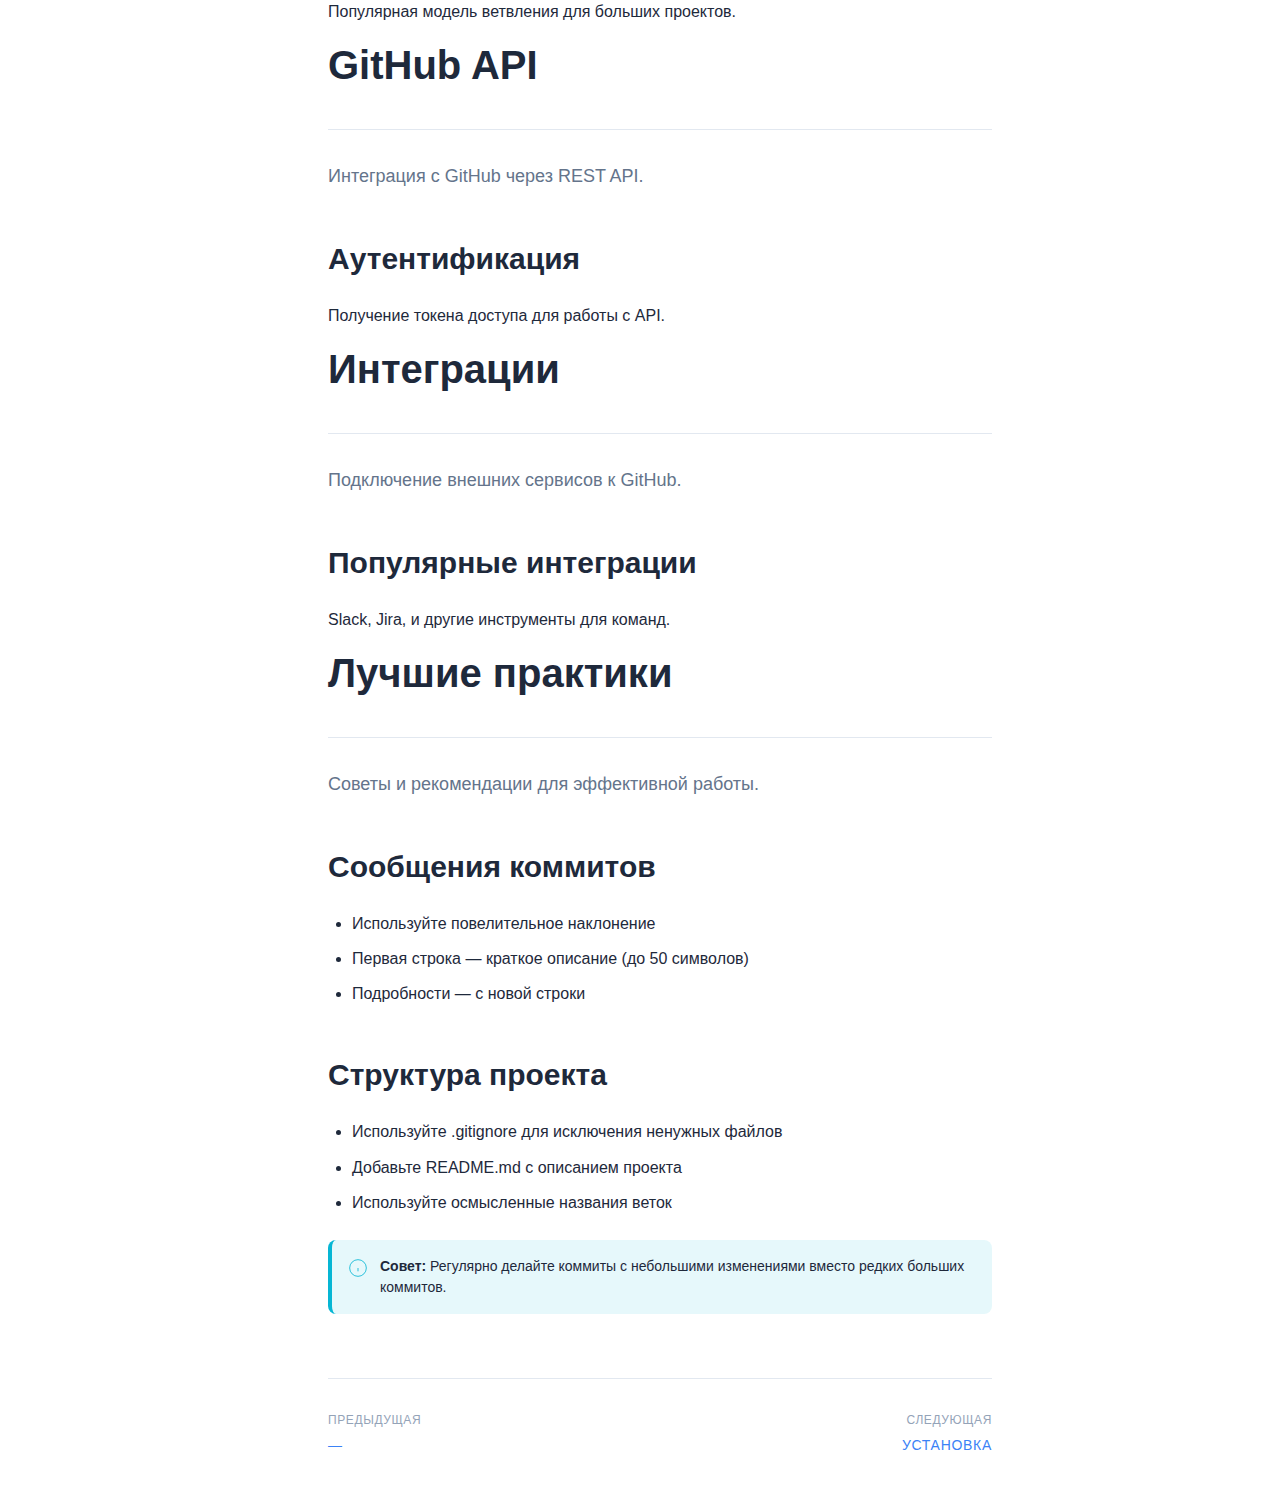
<file: witest/index.html>
<!DOCTYPE html>
<html lang="ru">
<head>
    <meta charset="UTF-8">
    <meta name="viewport" content="width=device-width, initial-scale=1.0">
    <title>GitHub Wiki - Документация и руководства</title>
    <link rel="stylesheet" href="styles.css">
    <link rel="icon" href="data:image/svg+xml,<svg xmlns='http://www.w3.org/2000/svg' viewBox='0 0 100 100'><text y='.9em' font-size='90'>📚</text></svg>">
</head>
<body>
    <div class="wiki-container">
        <!-- Header -->
        <header class="wiki-header">
            <div class="header-content">
                <div class="logo">
                    <svg class="logo-icon" viewBox="0 0 24 24" fill="currentColor">
                        <path d="M12 0c-6.626 0-12 5.373-12 12 0 5.302 3.438 9.8 8.207 11.387.599.111.793-.261.793-.577v-2.234c-3.338.726-4.033-1.416-4.033-1.416-.546-1.387-1.333-1.756-1.333-1.756-1.089-.745.083-.729.083-.729 1.205.084 1.839 1.237 1.839 1.237 1.07 1.834 2.807 1.304 3.492.997.107-.775.418-1.305.762-1.604-2.665-.305-5.467-1.334-5.467-5.931 0-1.311.469-2.381 1.236-3.221-.124-.303-.535-1.524.117-3.176 0 0 1.008-.322 3.301 1.23.957-.266 1.983-.399 3.003-.404 1.02.005 2.047.138 3.006.404 2.291-1.552 3.297-1.23 3.297-1.23.653 1.653.242 2.874.118 3.176.77.84 1.235 1.911 1.235 3.221 0 4.609-2.807 5.624-5.479 5.921.43.372.823 1.102.823 2.222v3.293c0 .319.192.694.801.576 4.765-1.589 8.199-6.086 8.199-11.386 0-6.627-5.373-12-12-12z"/>
                    </svg>
                    <span class="logo-text">GitHub Wiki</span>
                </div>
                
                <div class="header-actions">
                    <div class="search-container">
                        <input type="text" id="searchInput" placeholder="Поиск по документации..." class="search-input">
                        <svg class="search-icon" viewBox="0 0 24 24" fill="none" stroke="currentColor">
                            <circle cx="11" cy="11" r="8"></circle>
                            <path d="m21 21-4.35-4.35"></path>
                        </svg>
                    </div>
                    
                    <button class="theme-toggle" id="themeToggle" aria-label="Переключить тему">
                        <svg class="sun" viewBox="0 0 24 24" fill="none" stroke="currentColor">
                            <circle cx="12" cy="12" r="5"></circle>
                            <line x1="12" y1="1" x2="12" y2="3"></line>
                            <line x1="12" y1="21" x2="12" y2="23"></line>
                            <line x1="4.22" y1="4.22" x2="5.64" y2="5.64"></line>
                            <line x1="18.36" y1="18.36" x2="19.78" y2="19.78"></line>
                            <line x1="1" y1="12" x2="3" y2="12"></line>
                            <line x1="21" y1="12" x2="23" y2="12"></line>
                            <line x1="4.22" y1="19.78" x2="5.64" y2="18.36"></line>
                            <line x1="18.36" y1="5.64" x2="19.78" y2="4.22"></line>
                        </svg>
                        <svg class="moon" viewBox="0 0 24 24" fill="none" stroke="currentColor">
                            <path d="M21 12.79A9 9 0 1 1 11.21 3 7 7 0 0 0 21 12.79z"></path>
                        </svg>
                    </button>
                    
                    <button class="mobile-menu-toggle" id="mobileMenuToggle" aria-label="Открыть меню">
                        <span></span>
                        <span></span>
                        <span></span>
                    </button>
                </div>
            </div>
        </header>

        <!-- Main Layout -->
        <div class="wiki-layout">
            <!-- Sidebar -->
            <aside class="wiki-sidebar" id="sidebar">
                <nav class="sidebar-nav">
                    <div class="nav-section">
                        <h3 class="nav-title">Начало работы</h3>
                        <ul class="nav-list">
                            <li><a href="#introduction" class="nav-link active">Введение</a></li>
                            <li><a href="#installation" class="nav-link">Установка</a></li>
                            <li><a href="#quick-start" class="nav-link">Быстрый старт</a></li>
                            <li><a href="#configuration" class="nav-link">Конфигурация</a></li>
                        </ul>
                    </div>

                    <div class="nav-section">
                        <h3 class="nav-title">Основы Git</h3>
                        <ul class="nav-list">
                            <li><a href="#git-basics" class="nav-link">Основы Git</a></li>
                            <li><a href="#repositories" class="nav-link">Репозитории</a></li>
                            <li><a href="#commits" class="nav-link">Коммиты</a></li>
                            <li><a href="#branches" class="nav-link">Ветки</a></li>
                            <li><a href="#merging" class="nav-link">Слияние</a></li>
                        </ul>
                    </div>

                    <div class="nav-section">
                        <h3 class="nav-title">GitHub Features</h3>
                        <ul class="nav-list">
                            <li><a href="#pull-requests" class="nav-link">Pull Requests</a></li>
                            <li><a href="#issues" class="nav-link">Issues</a></li>
                            <li><a href="#actions" class="nav-link">GitHub Actions</a></li>
                            <li><a href="#pages" class="nav-link">GitHub Pages</a></li>
                            <li><a href="#security" class="nav-link">Безопасность</a></li>
                        </ul>
                    </div>

                    <div class="nav-section">
                        <h3 class="nav-title">Продвинутые темы</h3>
                        <ul class="nav-list">
                            <li><a href="#workflows" class="nav-link">Рабочие процессы</a></li>
                            <li><a href="#api" class="nav-link">GitHub API</a></li>
                            <li><a href="#integrations" class="nav-link">Интеграции</a></li>
                            <li><a href="#best-practices" class="nav-link">Лучшие практики</a></li>
                        </ul>
                    </div>
                </nav>
            </aside>

            <!-- Main Content -->
            <main class="wiki-content" id="content">
                <div class="content-wrapper">
                    <!-- Breadcrumbs -->
                    <nav class="breadcrumbs">
                        <a href="#introduction" class="breadcrumb-link">Главная</a>
                        <span class="breadcrumb-separator">/</span>
                        <span class="breadcrumb-current">Введение</span>
                    </nav>

                    <!-- Article -->
                    <article class="wiki-article">
                        <!-- Introduction Section -->
                        <section id="introduction">
                            <header class="article-header">
                                <h1 class="article-title">Добро пожаловать в GitHub Wiki</h1>
                                <div class="article-meta">
                                    <span class="meta-item">
                                        <svg class="meta-icon" viewBox="0 0 24 24" fill="none" stroke="currentColor">
                                            <circle cx="12" cy="12" r="3"></circle>
                                            <path d="M12 1v6m0 6v6"></path>
                                            <path d="m21 12-6 0m-6 0-6 0"></path>
                                        </svg>
                                        Обновлено: 15 января 2025
                                    </span>
                                    <span class="meta-item">
                                        <svg class="meta-icon" viewBox="0 0 24 24" fill="none" stroke="currentColor">
                                            <path d="M14.5 2H6a2 2 0 0 0-2 2v16a2 2 0 0 0 2 2h12a2 2 0 0 0 2-2V7.5L14.5 2z"></path>
                                            <polyline points="14,2 14,8 20,8"></polyline>
                                        </svg>
                                        5 мин чтения
                                    </span>
                                </div>
                            </header>

                            <div class="article-content">
                                <p class="lead">Эта документация поможет вам освоить GitHub и Git от основ до продвинутых техник. Здесь вы найдете пошаговые руководства, примеры кода и лучшие практики.</p>

                                <div class="info-box info">
                                    <div class="info-icon">
                                        <svg viewBox="0 0 24 24" fill="none" stroke="currentColor">
                                            <circle cx="12" cy="12" r="10"></circle>
                                            <line x1="12" y1="16" x2="12" y2="12"></line>
                                            <line x1="12" y1="8" x2="12.01" y2="8"></line>
                                        </svg>
                                    </div>
                                    <div class="info-content">
                                        <strong>Совет:</strong> Используйте поиск в верхней части страницы для быстрого поиска нужной информации.
                                    </div>
                                </div>

                                <h2>Что такое GitHub?</h2>
                                <p>GitHub — это веб-платформа для хостинга IT-проектов и их совместной разработки. Она использует систему контроля версий Git и предоставляет множество дополнительных возможностей:</p>

                                <ul>
                                    <li><strong>Хостинг репозиториев</strong> — храните свой код в облаке</li>
                                    <li><strong>Совместная работа</strong> — работайте в команде над проектами</li>
                                    <li><strong>Issue tracking</strong> — отслеживайте ошибки и задачи</li>
                                    <li><strong>CI/CD</strong> — автоматизируйте тестирование и развертывание</li>
                                    <li><strong>GitHub Pages</strong> — бесплатный хостинг для статических сайтов</li>
                                </ul>

                                <h2>Основные концепции</h2>
                                <div class="concept-grid">
                                    <div class="concept-card">
                                        <div class="concept-icon">
                                            <svg viewBox="0 0 24 24" fill="none" stroke="currentColor">
                                                <path d="M9 19c-5 1.5-5-2.5-7-3m14 6v-3.87a3.37 3.37 0 0 0-.94-2.61c3.14-.35 6.44-1.54 6.44-7A5.44 5.44 0 0 0 20 4.77 5.07 5.07 0 0 0 19.91 1S18.73.65 16 2.48a13.38 13.38 0 0 0-7 0C6.27.65 5.09 1 5.09 1A5.07 5.07 0 0 0 5 4.77a5.44 5.44 0 0 0-1.5 3.78c0 5.42 3.3 6.61 6.44 7A3.37 3.37 0 0 0 9 18.13V22"></path>
                                            </svg>
                                        </div>
                                        <h3>Репозиторий</h3>
                                        <p>Место хранения проекта со всей историей изменений</p>
                                    </div>

                                    <div class="concept-card">
                                        <div class="concept-icon">
                                            <svg viewBox="0 0 24 24" fill="none" stroke="currentColor">
                                                <path d="M16 4h2a2 2 0 0 1 2 2v14a2 2 0 0 1-2 2H6a2 2 0 0 1-2-2V6a2 2 0 0 1 2-2h2"></path>
                                                <rect x="8" y="2" width="8" height="4" rx="1" ry="1"></rect>
                                            </svg>
                                        </div>
                                        <h3>Коммит</h3>
                                        <p>Снимок состояния проекта в определенный момент времени</p>
                                    </div>

                                    <div class="concept-card">
                                        <div class="concept-icon">
                                            <svg viewBox="0 0 24 24" fill="none" stroke="currentColor">
                                                <path d="M6 3v12"></path>
                                                <circle cx="18" cy="6" r="3"></circle>
                                                <circle cx="6" cy="15" r="3"></circle>
                                                <path d="M18 9a9 9 0 0 1-9 9"></path>
                                            </svg>
                                        </div>
                                        <h3>Ветка</h3>
                                        <p>Параллельная линия разработки для работы над новыми функциями</p>
                                    </div>

                                    <div class="concept-card">
                                        <div class="concept-icon">
                                            <svg viewBox="0 0 24 24" fill="none" stroke="currentColor">
                                                <path d="M7 20l4-16m2 16l4-16M6 9h14M4 15h14"></path>
                                            </svg>
                                        </div>
                                        <h3>Pull Request</h3>
                                        <p>Предложение изменений для включения в основную ветку</p>
                                    </div>
                                </div>

                                <h2>Быстрые ссылки</h2>
                                <div class="quick-links">
                                    <a href="#installation" class="quick-link">
                                        <div class="quick-link-icon">
                                            <svg viewBox="0 0 24 24" fill="none" stroke="currentColor">
                                                <path d="M21 15v4a2 2 0 0 1-2 2H5a2 2 0 0 1-2-2v-4"></path>
                                                <polyline points="7,10 12,15 17,10"></polyline>
                                                <line x1="12" y1="15" x2="12" y2="3"></line>
                                            </svg>
                                        </div>
                                        <div>
                                            <h3>Установка Git</h3>
                                            <p>Настройте Git на вашем компьютере</p>
                                        </div>
                                    </a>

                                    <a href="#quick-start" class="quick-link">
                                        <div class="quick-link-icon">
                                            <svg viewBox="0 0 24 24" fill="none" stroke="currentColor">
                                                <polygon points="13,2 3,14 12,14 11,22 21,10 12,10 13,2"></polygon>
                                            </svg>
                                        </div>
                                        <div>
                                            <h3>Быстрый старт</h3>
                                            <p>Создайте свой первый репозиторий</p>
                                        </div>
                                    </a>

                                    <a href="#git-basics" class="quick-link">
                                        <div class="quick-link-icon">
                                            <svg viewBox="0 0 24 24" fill="none" stroke="currentColor">
                                                <path d="M2 3h6a4 4 0 0 1 4 4v14a3 3 0 0 0-3-3H2z"></path>
                                                <path d="M22 3h-6a4 4 0 0 0-4 4v14a3 3 0 0 1 3-3h7z"></path>
                                            </svg>
                                        </div>
                                        <div>
                                            <h3>Изучить основы</h3>
                                            <p>Освойте базовые команды Git</p>
                                        </div>
                                    </a>

                                    <a href="#best-practices" class="quick-link">
                                        <div class="quick-link-icon">
                                            <svg viewBox="0 0 24 24" fill="none" stroke="currentColor">
                                                <path d="M9 12l2 2 4-4"></path>
                                                <path d="M21 12c-1 0-3-1-3-3s2-3 3-3 3 1 3 3-2 3-3 3"></path>
                                                <path d="M3 12c1 0 3-1 3-3s-2-3-3-3-3 1-3 3 2 3 3 3"></path>
                                                <path d="M12 3c0 1-1 3-3 3s-3-2-3-3 1-3 3-3 3 2 3 3"></path>
                                                <path d="M12 21c0-1 1-3 3-3s3 2 3 3-1 3-3 3-3-2-3-3"></path>
                                            </svg>
                                        </div>
                                        <div>
                                            <h3>Лучшие практики</h3>
                                            <p>Советы для эффективной работы</p>
                                        </div>
                                    </a>
                                </div>

                                <div class="warning-box warning">
                                    <div class="warning-icon">
                                        <svg viewBox="0 0 24 24" fill="none" stroke="currentColor">
                                            <path d="M10.29 3.86L1.82 18a2 2 0 0 0 1.71 3h16.94a2 2 0 0 0 1.71-3L13.71 3.86a2 2 0 0 0-3.42 0z"></path>
                                            <line x1="12" y1="9" x2="12" y2="13"></line>
                                            <line x1="12" y1="17" x2="12.01" y2="17"></line>
                                        </svg>
                                    </div>
                                    <div class="warning-content">
                                        <strong>Важно:</strong> Всегда делайте резервные копии важных данных перед выполнением операций, которые могут изменить историю репозитория.
                                    </div>
                                </div>
                            </div>
                        </section>

                        <!-- Installation Section -->
                        <section id="installation">
                            <header class="article-header">
                                <h1 class="article-title">Установка Git</h1>
                                <div class="article-meta">
                                    <span class="meta-item">
                                        <svg class="meta-icon" viewBox="0 0 24 24" fill="none" stroke="currentColor">
                                            <circle cx="12" cy="12" r="3"></circle>
                                            <path d="M12 1v6m0 6v6"></path>
                                            <path d="m21 12-6 0m-6 0-6 0"></path>
                                        </svg>
                                        Обновлено: 15 января 2025
                                    </span>
                                    <span class="meta-item">
                                        <svg class="meta-icon" viewBox="0 0 24 24" fill="none" stroke="currentColor">
                                            <path d="M14.5 2H6a2 2 0 0 0-2 2v16a2 2 0 0 0 2 2h12a2 2 0 0 0 2-2V7.5L14.5 2z"></path>
                                            <polyline points="14,2 14,8 20,8"></polyline>
                                        </svg>
                                        3 мин чтения
                                    </span>
                                </div>
                            </header>

                            <div class="article-content">
                                <p class="lead">Первый шаг к работе с GitHub — установка Git на ваш компьютер. Git доступен для всех основных операционных систем.</p>

                                <h2>Windows</h2>
                                <ol>
                                    <li>Перейдите на <a href="https://git-scm.com/download/win" target="_blank">официальный сайт Git</a></li>
                                    <li>Скачайте установщик для Windows</li>
                                    <li>Запустите установщик и следуйте инструкциям</li>
                                    <li>Рекомендуется оставить настройки по умолчанию</li>
                                </ol>

                                <h2>macOS</h2>
                                <p>Есть несколько способов установки Git на macOS:</p>
                                
                                <h3>Через Homebrew (рекомендуется)</h3>
                                <pre><code>brew install git</code></pre>

                                <h3>Через официальный установщик</h3>
                                <ol>
                                    <li>Скачайте установщик с <a href="https://git-scm.com/download/mac" target="_blank">официального сайта</a></li>
                                    <li>Запустите .dmg файл и следуйте инструкциям</li>
                                </ol>

                                <h2>Linux</h2>
                                <p>Для большинства дистрибутивов Linux Git можно установить через пакетный менеджер:</p>

                                <h3>Ubuntu/Debian</h3>
                                <pre><code>sudo apt update
sudo apt install git</code></pre>

                                <h3>CentOS/RHEL/Fedora</h3>
                                <pre><code>sudo yum install git</code></pre>

                                <h2>Проверка установки</h2>
                                <p>После установки проверьте, что Git установлен корректно:</p>
                                <pre><code>git --version</code></pre>

                                <div class="info-box info">
                                    <div class="info-icon">
                                        <svg viewBox="0 0 24 24" fill="none" stroke="currentColor">
                                            <circle cx="12" cy="12" r="10"></circle>
                                            <line x1="12" y1="16" x2="12" y2="12"></line>
                                            <line x1="12" y1="8" x2="12.01" y2="8"></line>
                                        </svg>
                                    </div>
                                    <div class="info-content">
                                        <strong>Совет:</strong> После установки обязательно настройте ваше имя и email для Git.
                                    </div>
                                </div>
                            </div>
                        </section>

                        <!-- Quick Start Section -->
                        <section id="quick-start">
                            <header class="article-header">
                                <h1 class="article-title">Быстрый старт</h1>
                                <div class="article-meta">
                                    <span class="meta-item">
                                        <svg class="meta-icon" viewBox="0 0 24 24" fill="none" stroke="currentColor">
                                            <circle cx="12" cy="12" r="3"></circle>
                                            <path d="M12 1v6m0 6v6"></path>
                                            <path d="m21 12-6 0m-6 0-6 0"></path>
                                        </svg>
                                        Обновлено: 15 января 2025
                                    </span>
                                    <span class="meta-item">
                                        <svg class="meta-icon" viewBox="0 0 24 24" fill="none" stroke="currentColor">
                                            <path d="M14.5 2H6a2 2 0 0 0-2 2v16a2 2 0 0 0 2 2h12a2 2 0 0 0 2-2V7.5L14.5 2z"></path>
                                            <polyline points="14,2 14,8 20,8"></polyline>
                                        </svg>
                                        7 мин чтения
                                    </span>
                                </div>
                            </header>

                            <div class="article-content">
                                <p class="lead">Создайте свой первый репозиторий и сделайте первый коммит за несколько минут.</p>

                                <h2>Шаг 1: Создание аккаунта GitHub</h2>
                                <ol>
                                    <li>Перейдите на <a href="https://github.com" target="_blank">github.com</a></li>
                                    <li>Нажмите "Sign up"</li>
                                    <li>Заполните форму регистрации</li>
                                    <li>Подтвердите email адрес</li>
                                </ol>

                                <h2>Шаг 2: Создание репозитория</h2>
                                <ol>
                                    <li>Нажмите кнопку "New" или "+" в правом верхнем углу</li>
                                    <li>Выберите "New repository"</li>
                                    <li>Введите название репозитория</li>
                                    <li>Добавьте описание (опционально)</li>
                                    <li>Выберите публичный или приватный репозиторий</li>
                                    <li>Отметьте "Add a README file"</li>
                                    <li>Нажмите "Create repository"</li>
                                </ol>

                                <h2>Шаг 3: Клонирование репозитория</h2>
                                <pre><code>git clone https://github.com/username/repository-name.git
cd repository-name</code></pre>

                                <h2>Шаг 4: Первые изменения</h2>
                                <ol>
                                    <li>Создайте или отредактируйте файл</li>
                                    <li>Добавьте изменения в staging area</li>
                                    <li>Сделайте коммит</li>
                                    <li>Отправьте изменения на GitHub</li>
                                </ol>

                                <pre><code>echo "# Мой первый проект" >> README.md
git add README.md
git commit -m "Добавил описание проекта"
git push origin main</code></pre>

                                <div class="warning-box warning">
                                    <div class="warning-icon">
                                        <svg viewBox="0 0 24 24" fill="none" stroke="currentColor">
                                            <path d="M10.29 3.86L1.82 18a2 2 0 0 0 1.71 3h16.94a2 2 0 0 0 1.71-3L13.71 3.86a2 2 0 0 0-3.42 0z"></path>
                                            <line x1="12" y1="9" x2="12" y2="13"></line>
                                            <line x1="12" y1="17" x2="12.01" y2="17"></line>
                                        </svg>
                                    </div>
                                    <div class="warning-content">
                                        <strong>Важно:</strong> Не забудьте настроить ваше имя и email перед первым коммитом.
                                    </div>
                                </div>
                            </div>
                        </section>

                        <!-- Configuration Section -->
                        <section id="configuration">
                            <header class="article-header">
                                <h1 class="article-title">Конфигурация Git</h1>
                                <div class="article-meta">
                                    <span class="meta-item">
                                        <svg class="meta-icon" viewBox="0 0 24 24" fill="none" stroke="currentColor">
                                            <circle cx="12" cy="12" r="3"></circle>
                                            <path d="M12 1v6m0 6v6"></path>
                                            <path d="m21 12-6 0m-6 0-6 0"></path>
                                        </svg>
                                        Обновлено: 15 января 2025
                                    </span>
                                </div>
                            </header>

                            <div class="article-content">
                                <p class="lead">Настройте Git для комфортной работы с вашими проектами.</p>

                                <h2>Базовая настройка</h2>
                                <pre><code>git config --global user.name "Ваше Имя"
git config --global user.email "your.email@example.com"</code></pre>

                                <h2>Настройка редактора</h2>
                                <pre><code>git config --global core.editor "code --wait"</code></pre>

                                <h2>Просмотр конфигурации</h2>
                                <pre><code>git config --list</code></pre>
                            </div>
                        </section>

                        <!-- Git Basics Section -->
                        <section id="git-basics">
                            <header class="article-header">
                                <h1 class="article-title">Основы Git</h1>
                                <div class="article-meta">
                                    <span class="meta-item">
                                        <svg class="meta-icon" viewBox="0 0 24 24" fill="none" stroke="currentColor">
                                            <circle cx="12" cy="12" r="3"></circle>
                                            <path d="M12 1v6m0 6v6"></path>
                                            <path d="m21 12-6 0m-6 0-6 0"></path>
                                        </svg>
                                        Обновлено: 15 января 2025
                                    </span>
                                </div>
                            </header>

                            <div class="article-content">
                                <p class="lead">Изучите основные команды Git для ежедневной работы с кодом.</p>

                                <h2>Основные команды</h2>
                                <ul>
                                    <li><code>git init</code> — инициализация репозитория</li>
                                    <li><code>git add</code> — добавление файлов в staging area</li>
                                    <li><code>git commit</code> — создание коммита</li>
                                    <li><code>git status</code> — проверка статуса</li>
                                    <li><code>git log</code> — просмотр истории</li>
                                </ul>

                                <h2>Рабочий процесс</h2>
                                <ol>
                                    <li>Внесите изменения в файлы</li>
                                    <li>Добавьте изменения: <code>git add .</code></li>
                                    <li>Создайте коммит: <code>git commit -m "Описание изменений"</code></li>
                                    <li>Отправьте на сервер: <code>git push</code></li>
                                </ol>
                            </div>
                        </section>

                        <!-- Repositories Section -->
                        <section id="repositories">
                            <header class="article-header">
                                <h1 class="article-title">Работа с репозиториями</h1>
                            </header>
                            <div class="article-content">
                                <p class="lead">Узнайте как создавать, клонировать и управлять репозиториями.</p>
                                <h2>Создание репозитория</h2>
                                <p>Репозиторий можно создать локально или на GitHub.</p>
                            </div>
                        </section>

                        <!-- Commits Section -->
                        <section id="commits">
                            <header class="article-header">
                                <h1 class="article-title">Коммиты</h1>
                            </header>
                            <div class="article-content">
                                <p class="lead">Изучите как правильно создавать коммиты и писать сообщения.</p>
                                <h2>Хорошие практики коммитов</h2>
                                <p>Коммиты должны быть атомарными и иметь понятные сообщения.</p>
                            </div>
                        </section>

                        <!-- Branches Section -->
                        <section id="branches">
                            <header class="article-header">
                                <h1 class="article-title">Ветки</h1>
                            </header>
                            <div class="article-content">
                                <p class="lead">Работа с ветками для параллельной разработки.</p>
                                <h2>Создание веток</h2>
                                <pre><code>git branch feature-name
git checkout feature-name</code></pre>
                            </div>
                        </section>

                        <!-- Merging Section -->
                        <section id="merging">
                            <header class="article-header">
                                <h1 class="article-title">Слияние веток</h1>
                            </header>
                            <div class="article-content">
                                <p class="lead">Объединение изменений из разных веток.</p>
                                <h2>Merge vs Rebase</h2>
                                <p>Два основных способа объединения веток.</p>
                            </div>
                        </section>

                        <!-- Pull Requests Section -->
                        <section id="pull-requests">
                            <header class="article-header">
                                <h1 class="article-title">Pull Requests</h1>
                            </header>
                            <div class="article-content">
                                <p class="lead">Предложение изменений и код-ревью через Pull Requests.</p>
                                <h2>Создание Pull Request</h2>
                                <p>Pull Request — это способ предложить изменения в проект.</p>
                            </div>
                        </section>

                        <!-- Issues Section -->
                        <section id="issues">
                            <header class="article-header">
                                <h1 class="article-title">Issues</h1>
                            </header>
                            <div class="article-content">
                                <p class="lead">Отслеживание багов и задач с помощью Issues.</p>
                                <h2>Создание Issue</h2>
                                <p>Issues помогают организовать работу над проектом.</p>
                            </div>
                        </section>

                        <!-- GitHub Actions Section -->
                        <section id="actions">
                            <header class="article-header">
                                <h1 class="article-title">GitHub Actions</h1>
                            </header>
                            <div class="article-content">
                                <p class="lead">Автоматизация с помощью GitHub Actions.</p>
                                <h2>Создание workflow</h2>
                                <p>GitHub Actions позволяет автоматизировать CI/CD процессы.</p>
                            </div>
                        </section>

                        <!-- GitHub Pages Section -->
                        <section id="pages">
                            <header class="article-header">
                                <h1 class="article-title">GitHub Pages</h1>
                            </header>
                            <div class="article-content">
                                <p class="lead">Бесплатный хостинг статических сайтов.</p>
                                <h2>Настройка GitHub Pages</h2>
                                <p>Разместите свой сайт бесплатно на GitHub Pages.</p>
                            </div>
                        </section>

                        <!-- Security Section -->
                        <section id="security">
                            <header class="article-header">
                                <h1 class="article-title">Безопасность</h1>
                            </header>
                            <div class="article-content">
                                <p class="lead">Обеспечение безопасности ваших проектов.</p>
                                <h2>SSH ключи</h2>
                                <p>Настройка SSH для безопасного доступа к репозиториям.</p>
                            </div>
                        </section>

                        <!-- Workflows Section -->
                        <section id="workflows">
                            <header class="article-header">
                                <h1 class="article-title">Рабочие процессы</h1>
                            </header>
                            <div class="article-content">
                                <p class="lead">Эффективные рабочие процессы для команд.</p>
                                <h2>Git Flow</h2>
                                <p>Популярная модель ветвления для больших проектов.</p>
                            </div>
                        </section>

                        <!-- API Section -->
                        <section id="api">
                            <header class="article-header">
                                <h1 class="article-title">GitHub API</h1>
                            </header>
                            <div class="article-content">
                                <p class="lead">Интеграция с GitHub через REST API.</p>
                                <h2>Аутентификация</h2>
                                <p>Получение токена доступа для работы с API.</p>
                            </div>
                        </section>

                        <!-- Integrations Section -->
                        <section id="integrations">
                            <header class="article-header">
                                <h1 class="article-title">Интеграции</h1>
                            </header>
                            <div class="article-content">
                                <p class="lead">Подключение внешних сервисов к GitHub.</p>
                                <h2>Популярные интеграции</h2>
                                <p>Slack, Jira, и другие инструменты для команд.</p>
                            </div>
                        </section>

                        <!-- Best Practices Section -->
                        <section id="best-practices">
                            <header class="article-header">
                                <h1 class="article-title">Лучшие практики</h1>
                            </header>
                            <div class="article-content">
                                <p class="lead">Советы и рекомендации для эффективной работы.</p>
                                
                                <h2>Сообщения коммитов</h2>
                                <ul>
                                    <li>Используйте повелительное наклонение</li>
                                    <li>Первая строка — краткое описание (до 50 символов)</li>
                                    <li>Подробности — с новой строки</li>
                                </ul>

                                <h2>Структура проекта</h2>
                                <ul>
                                    <li>Используйте .gitignore для исключения ненужных файлов</li>
                                    <li>Добавьте README.md с описанием проекта</li>
                                    <li>Используйте осмысленные названия веток</li>
                                </ul>

                                <div class="info-box info">
                                    <div class="info-icon">
                                        <svg viewBox="0 0 24 24" fill="none" stroke="currentColor">
                                            <circle cx="12" cy="12" r="10"></circle>
                                            <line x1="12" y1="16" x2="12" y2="12"></line>
                                            <line x1="12" y1="8" x2="12.01" y2="8"></line>
                                        </svg>
                                    </div>
                                    <div class="info-content">
                                        <strong>Совет:</strong> Регулярно делайте коммиты с небольшими изменениями вместо редких больших коммитов.
                                    </div>
                                </div>
                            </div>
                        </section>

                        <!-- Article Navigation -->
                        <nav class="article-nav">
                            <div class="nav-prev">
                                <span class="nav-label">Предыдущая</span>
                                <span class="nav-title">—</span>
                            </div>
                            <div class="nav-next">
                                <span class="nav-label">Следующая</span>
                                <a href="#installation" class="nav-title">Установка</a>
                            </div>
                        </nav>
                    </article>
                </div>
            </main>

            <!-- Table of Contents -->
            <aside class="wiki-toc" id="toc">
                <div class="toc-header">
                    <h3>Содержание</h3>
                </div>
                <nav class="toc-nav">
                    <ul class="toc-list">
                        <li><a href="#introduction" class="toc-link active">Введение</a></li>
                        <li><a href="#installation" class="toc-link">Установка</a></li>
                        <li><a href="#quick-start" class="toc-link">Быстрый старт</a></li>
                        <li><a href="#configuration" class="toc-link">Конфигурация</a></li>
                        <li><a href="#git-basics" class="toc-link">Основы Git</a></li>
                        <li><a href="#repositories" class="toc-link">Репозитории</a></li>
                        <li><a href="#commits" class="toc-link">Коммиты</a></li>
                        <li><a href="#branches" class="toc-link">Ветки</a></li>
                        <li><a href="#merging" class="toc-link">Слияние</a></li>
                        <li><a href="#pull-requests" class="toc-link">Pull Requests</a></li>
                        <li><a href="#issues" class="toc-link">Issues</a></li>
                        <li><a href="#actions" class="toc-link">GitHub Actions</a></li>
                        <li><a href="#pages" class="toc-link">GitHub Pages</a></li>
                        <li><a href="#security" class="toc-link">Безопасность</a></li>
                        <li><a href="#workflows" class="toc-link">Рабочие процессы</a></li>
                        <li><a href="#api" class="toc-link">GitHub API</a></li>
                        <li><a href="#integrations" class="toc-link">Интеграции</a></li>
                        <li><a href="#best-practices" class="toc-link">Лучшие практики</a></li>
                    </ul>
                </nav>
            </aside>
        </div>
    </div>

    <!-- Search Results Overlay -->
    <div class="search-overlay" id="searchOverlay">
        <div class="search-results">
            <div class="search-header">
                <h3>Результаты поиска</h3>
                <button class="search-close" id="searchClose">
                    <svg viewBox="0 0 24 24" fill="none" stroke="currentColor">
                        <line x1="18" y1="6" x2="6" y2="18"></line>
                        <line x1="6" y1="6" x2="18" y2="18"></line>
                    </svg>
                </button>
            </div>
            <div class="search-content" id="searchResults">
                <!-- Search results will be populated here -->
            </div>
        </div>
    </div>

    <script src="script.js"></script>
</body>
</html>
</file>
<file: witest/styles.css>
:root {
    /* Light theme colors */
    --bg-primary: #ffffff;
    --bg-secondary: #f8fafc;
    --bg-tertiary: #f1f5f9;
    --text-primary: #1e293b;
    --text-secondary: #64748b;
    --text-muted: #94a3b8;
    --border-color: #e2e8f0;
    --border-hover: #cbd5e1;
    --accent-color: #3b82f6;
    --accent-hover: #2563eb;
    --success-color: #10b981;
    --warning-color: #f59e0b;
    --error-color: #ef4444;
    --info-color: #06b6d4;
    
    /* Shadows */
    --shadow-sm: 0 1px 2px 0 rgba(0, 0, 0, 0.05);
    --shadow-md: 0 4px 6px -1px rgba(0, 0, 0, 0.1), 0 2px 4px -1px rgba(0, 0, 0, 0.06);
    --shadow-lg: 0 10px 15px -3px rgba(0, 0, 0, 0.1), 0 4px 6px -2px rgba(0, 0, 0, 0.05);
    
    /* Layout */
    --header-height: 64px;
    --sidebar-width: 280px;
    --toc-width: 240px;
    --content-max-width: 800px;
    
    /* Typography */
    --font-family: -apple-system, BlinkMacSystemFont, 'Segoe UI', Roboto, Oxygen, Ubuntu, Cantarell, sans-serif;
    --font-mono: 'SF Mono', Monaco, 'Cascadia Code', 'Roboto Mono', Consolas, 'Courier New', monospace;
    
    /* Transitions */
    --transition-fast: 0.15s ease;
    --transition-normal: 0.3s ease;
    --transition-slow: 0.5s ease;
}

/* Dark theme */
html.dark {
    --bg-primary: #0f172a;
    --bg-secondary: #1e293b;
    --bg-tertiary: #334155;
    --text-primary: #f8fafc;
    --text-secondary: #cbd5e1;
    --text-muted: #94a3b8;
    --border-color: #334155;
    --border-hover: #475569;
    --accent-color: #60a5fa;
    --accent-hover: #3b82f6;
    --success-color: #34d399;
    --warning-color: #fbbf24;
    --error-color: #f87171;
    --info-color: #22d3ee;
}

/* Reset and base styles */
* {
    box-sizing: border-box;
    margin: 0;
    padding: 0;
}

html {
    scroll-behavior: smooth;
}

body {
    font-family: var(--font-family);
    background-color: var(--bg-primary);
    color: var(--text-primary);
    line-height: 1.6;
    transition: background-color var(--transition-normal), color var(--transition-normal);
}

/* Wiki Container */
.wiki-container {
    min-height: 100vh;
    display: flex;
    flex-direction: column;
}

/* Header */
.wiki-header {
    position: fixed;
    top: 0;
    left: 0;
    right: 0;
    height: var(--header-height);
    background-color: var(--bg-primary);
    border-bottom: 1px solid var(--border-color);
    z-index: 1000;
    backdrop-filter: blur(8px);
}

.header-content {
    display: flex;
    align-items: center;
    justify-content: space-between;
    height: 100%;
    padding: 0 24px;
    max-width: 1400px;
    margin: 0 auto;
}

.logo {
    display: flex;
    align-items: center;
    gap: 12px;
    font-size: 1.25rem;
    font-weight: 600;
    color: var(--text-primary);
    text-decoration: none;
}

.logo-icon {
    width: 32px;
    height: 32px;
    color: var(--accent-color);
}

.header-actions {
    display: flex;
    align-items: center;
    gap: 16px;
}

/* Search */
.search-container {
    position: relative;
    display: flex;
    align-items: center;
}

.search-input {
    width: 300px;
    padding: 8px 16px 8px 40px;
    border: 1px solid var(--border-color);
    border-radius: 8px;
    background-color: var(--bg-secondary);
    color: var(--text-primary);
    font-size: 14px;
    transition: all var(--transition-fast);
}

.search-input:focus {
    outline: none;
    border-color: var(--accent-color);
    box-shadow: 0 0 0 3px rgba(59, 130, 246, 0.1);
}

.search-icon {
    position: absolute;
    left: 12px;
    width: 16px;
    height: 16px;
    color: var(--text-muted);
    pointer-events: none;
}

/* Theme Toggle */
.theme-toggle {
    display: flex;
    align-items: center;
    justify-content: center;
    width: 40px;
    height: 40px;
    border: 1px solid var(--border-color);
    border-radius: 8px;
    background-color: var(--bg-secondary);
    color: var(--text-secondary);
    cursor: pointer;
    transition: all var(--transition-fast);
}

.theme-toggle:hover {
    border-color: var(--border-hover);
    background-color: var(--bg-tertiary);
}

.theme-toggle svg {
    width: 18px;
    height: 18px;
    transition: opacity var(--transition-fast);
}

.theme-toggle .sun {
    display: none;
}

html.dark .theme-toggle .sun {
    display: block;
}

html.dark .theme-toggle .moon {
    display: none;
}

/* Mobile Menu Toggle */
.mobile-menu-toggle {
    display: none;
    flex-direction: column;
    justify-content: center;
    width: 40px;
    height: 40px;
    border: none;
    background: none;
    cursor: pointer;
    gap: 4px;
}

.mobile-menu-toggle span {
    width: 20px;
    height: 2px;
    background-color: var(--text-primary);
    transition: all var(--transition-fast);
}

/* Layout */
.wiki-layout {
    display: flex;
    margin-top: var(--header-height);
    min-height: calc(100vh - var(--header-height));
}

/* Sidebar */
.wiki-sidebar {
    width: var(--sidebar-width);
    background-color: var(--bg-secondary);
    border-right: 1px solid var(--border-color);
    padding: 24px 0;
    overflow-y: auto;
    position: fixed;
    top: var(--header-height);
    bottom: 0;
    left: 0;
}

.sidebar-nav {
    padding: 0 24px;
}

.nav-section {
    margin-bottom: 32px;
}

.nav-title {
    font-size: 14px;
    font-weight: 600;
    color: var(--text-secondary);
    margin-bottom: 12px;
    text-transform: uppercase;
    letter-spacing: 0.05em;
}

.nav-list {
    list-style: none;
}

.nav-list li {
    margin-bottom: 4px;
}

.nav-link {
    display: block;
    padding: 8px 16px;
    color: var(--text-secondary);
    text-decoration: none;
    border-radius: 6px;
    font-size: 14px;
    transition: all var(--transition-fast);
    border-left: 3px solid transparent;
}

.nav-link:hover {
    background-color: var(--bg-tertiary);
    color: var(--text-primary);
}

.nav-link.active {
    background-color: var(--accent-color);
    color: white;
    border-left-color: var(--accent-hover);
}

/* Main Content */
.wiki-content {
    flex: 1;
    margin-left: var(--sidebar-width);
    margin-right: var(--toc-width);
    max-width: var(--content-max-width);
    padding: 0 48px;
}

.content-wrapper {
    padding: 32px 0;
}

/* Breadcrumbs */
.breadcrumbs {
    display: flex;
    align-items: center;
    gap: 8px;
    margin-bottom: 24px;
    font-size: 14px;
}

.breadcrumb-link {
    color: var(--accent-color);
    text-decoration: none;
}

.breadcrumb-link:hover {
    text-decoration: underline;
}

.breadcrumb-separator {
    color: var(--text-muted);
}

.breadcrumb-current {
    color: var(--text-secondary);
}

/* Article */
.wiki-article {
    background-color: var(--bg-primary);
}

.article-header {
    margin-bottom: 32px;
    padding-bottom: 24px;
    border-bottom: 1px solid var(--border-color);
}

.article-title {
    font-size: 2.5rem;
    font-weight: 700;
    color: var(--text-primary);
    margin-bottom: 16px;
    line-height: 1.2;
}

.article-meta {
    display: flex;
    gap: 24px;
    color: var(--text-secondary);
    font-size: 14px;
}

.meta-item {
    display: flex;
    align-items: center;
    gap: 6px;
}

.meta-icon {
    width: 16px;
    height: 16px;
}

/* Article Content */
.article-content {
    font-size: 16px;
    line-height: 1.7;
}

.article-content h2 {
    font-size: 1.875rem;
    font-weight: 600;
    margin: 48px 0 24px 0;
    color: var(--text-primary);
    line-height: 1.3;
}

.article-content h3 {
    font-size: 1.5rem;
    font-weight: 600;
    margin: 32px 0 16px 0;
    color: var(--text-primary);
}

.article-content p {
    margin-bottom: 16px;
    color: var(--text-primary);
}

.article-content .lead {
    font-size: 1.125rem;
    color: var(--text-secondary);
    margin-bottom: 32px;
    line-height: 1.6;
}

.article-content ul,
.article-content ol {
    margin: 16px 0;
    padding-left: 24px;
}

.article-content li {
    margin-bottom: 8px;
    color: var(--text-primary);
}

.article-content strong {
    font-weight: 600;
    color: var(--text-primary);
}

.article-content code {
    background-color: var(--bg-tertiary);
    color: var(--text-primary);
    padding: 2px 6px;
    border-radius: 4px;
    font-family: var(--font-mono);
    font-size: 0.875em;
}

.article-content pre {
    background-color: var(--bg-tertiary);
    border: 1px solid var(--border-color);
    border-radius: 8px;
    padding: 16px;
    margin: 24px 0;
    overflow-x: auto;
    font-family: var(--font-mono);
    font-size: 14px;
    line-height: 1.5;
}

.article-content pre code {
    background: none;
    padding: 0;
    border-radius: 0;
}

/* Info Boxes */
.info-box,
.warning-box {
    display: flex;
    gap: 12px;
    padding: 16px;
    border-radius: 8px;
    margin: 24px 0;
    border-left: 4px solid;
}

.info-box.info {
    background-color: rgba(6, 182, 212, 0.1);
    border-left-color: var(--info-color);
}

.warning-box.warning {
    background-color: rgba(245, 158, 11, 0.1);
    border-left-color: var(--warning-color);
}

.info-icon,
.warning-icon {
    flex-shrink: 0;
    width: 20px;
    height: 20px;
    margin-top: 2px;
}

.info-box.info .info-icon {
    color: var(--info-color);
}

.warning-box.warning .warning-icon {
    color: var(--warning-color);
}

.info-content,
.warning-content {
    flex: 1;
    font-size: 14px;
    line-height: 1.5;
}

/* Concept Grid */
.concept-grid {
    display: grid;
    grid-template-columns: repeat(auto-fit, minmax(250px, 1fr));
    gap: 24px;
    margin: 32px 0;
}

.concept-card {
    background-color: var(--bg-secondary);
    border: 1px solid var(--border-color);
    border-radius: 12px;
    padding: 24px;
    text-align: center;
    transition: all var(--transition-fast);
}

.concept-card:hover {
    transform: translateY(-2px);
    box-shadow: var(--shadow-lg);
    border-color: var(--border-hover);
}

.concept-icon {
    width: 48px;
    height: 48px;
    margin: 0 auto 16px;
    color: var(--accent-color);
}

.concept-card h3 {
    font-size: 1.125rem;
    font-weight: 600;
    margin-bottom: 8px;
    color: var(--text-primary);
}

.concept-card p {
    font-size: 14px;
    color: var(--text-secondary);
    margin: 0;
}

/* Quick Links */
.quick-links {
    display: grid;
    grid-template-columns: repeat(auto-fit, minmax(300px, 1fr));
    gap: 16px;
    margin: 32px 0;
}

.quick-link {
    display: flex;
    align-items: center;
    gap: 16px;
    padding: 20px;
    background-color: var(--bg-secondary);
    border: 1px solid var(--border-color);
    border-radius: 12px;
    text-decoration: none;
    color: var(--text-primary);
    transition: all var(--transition-fast);
}

.quick-link:hover {
    transform: translateY(-2px);
    box-shadow: var(--shadow-md);
    border-color: var(--accent-color);
}

.quick-link-icon {
    flex-shrink: 0;
    width: 40px;
    height: 40px;
    color: var(--accent-color);
}

.quick-link h3 {
    font-size: 1rem;
    font-weight: 600;
    margin-bottom: 4px;
    color: var(--text-primary);
}

.quick-link p {
    font-size: 14px;
    color: var(--text-secondary);
    margin: 0;
}

/* Article Navigation */
.article-nav {
    display: flex;
    justify-content: space-between;
    margin-top: 64px;
    padding-top: 32px;
    border-top: 1px solid var(--border-color);
}

.nav-prev,
.nav-next {
    display: flex;
    flex-direction: column;
    gap: 4px;
}

.nav-next {
    text-align: right;
}

.nav-label {
    font-size: 12px;
    color: var(--text-muted);
    text-transform: uppercase;
    letter-spacing: 0.05em;
}

.nav-title {
    font-size: 14px;
    font-weight: 500;
    color: var(--accent-color);
    text-decoration: none;
}

.nav-title:hover {
    text-decoration: underline;
}

/* Table of Contents */
.wiki-toc {
    width: var(--toc-width);
    position: fixed;
    top: var(--header-height);
    right: 0;
    bottom: 0;
    background-color: var(--bg-secondary);
    border-left: 1px solid var(--border-color);
    padding: 24px;
    overflow-y: auto;
}

.toc-header {
    margin-bottom: 16px;
}

.toc-header h3 {
    font-size: 14px;
    font-weight: 600;
    color: var(--text-secondary);
    text-transform: uppercase;
    letter-spacing: 0.05em;
}

.toc-list {
    list-style: none;
}

.toc-list li {
    margin-bottom: 8px;
}

.toc-link {
    display: block;
    padding: 6px 12px;
    color: var(--text-secondary);
    text-decoration: none;
    font-size: 14px;
    border-radius: 4px;
    border-left: 2px solid transparent;
    transition: all var(--transition-fast);
}

.toc-link:hover {
    background-color: var(--bg-tertiary);
    color: var(--text-primary);
}

.toc-link.active {
    background-color: rgba(59, 130, 246, 0.1);
    color: var(--accent-color);
    border-left-color: var(--accent-color);
}

/* Search Overlay */
.search-overlay {
    position: fixed;
    top: 0;
    left: 0;
    right: 0;
    bottom: 0;
    background-color: rgba(0, 0, 0, 0.5);
    z-index: 2000;
    display: none;
    align-items: flex-start;
    justify-content: center;
    padding-top: 120px;
}

.search-overlay.active {
    display: flex;
}

.search-results {
    background-color: var(--bg-primary);
    border: 1px solid var(--border-color);
    border-radius: 12px;
    box-shadow: var(--shadow-lg);
    width: 90%;
    max-width: 600px;
    max-height: 70vh;
    overflow: hidden;
}

.search-header {
    display: flex;
    align-items: center;
    justify-content: space-between;
    padding: 16px 20px;
    border-bottom: 1px solid var(--border-color);
}

.search-header h3 {
    font-size: 1rem;
    font-weight: 600;
    color: var(--text-primary);
}

.search-close {
    display: flex;
    align-items: center;
    justify-content: center;
    width: 32px;
    height: 32px;
    border: none;
    background: none;
    color: var(--text-secondary);
    cursor: pointer;
    border-radius: 4px;
    transition: all var(--transition-fast);
}

.search-close:hover {
    background-color: var(--bg-secondary);
    color: var(--text-primary);
}

.search-close svg {
    width: 16px;
    height: 16px;
}

.search-content {
    padding: 20px;
    overflow-y: auto;
    max-height: calc(70vh - 80px);
}

/* Responsive Design */
@media (max-width: 1200px) {
    .wiki-toc {
        display: none;
    }
    
    .wiki-content {
        margin-right: 0;
    }
}

@media (max-width: 768px) {
    .header-content {
        padding: 0 16px;
    }
    
    .search-container {
        display: none;
    }
    
    .mobile-menu-toggle {
        display: flex;
    }
    
    .wiki-sidebar {
        transform: translateX(-100%);
        transition: transform var(--transition-normal);
        z-index: 1500;
    }
    
    .wiki-sidebar.active {
        transform: translateX(0);
    }
    
    .wiki-content {
        margin-left: 0;
        padding: 0 16px;
    }
    
    .content-wrapper {
        padding: 24px 0;
    }
    
    .article-title {
        font-size: 2rem;
    }
    
    .concept-grid {
        grid-template-columns: 1fr;
    }
    
    .quick-links {
        grid-template-columns: 1fr;
    }
    
    .article-nav {
        flex-direction: column;
        gap: 24px;
    }
    
    .nav-next {
        text-align: left;
    }
}

@media (max-width: 480px) {
    .header-content {
        padding: 0 12px;
    }
    
    .wiki-content {
        padding: 0 12px;
    }
    
    .article-title {
        font-size: 1.75rem;
    }
    
    .quick-link {
        flex-direction: column;
        text-align: center;
        gap: 12px;
    }
    
    .search-overlay {
        padding-top: 80px;
    }
    
    .search-results {
        width: 95%;
        margin: 0 16px;
    }
}

/* Print Styles */
@media print {
    .wiki-header,
    .wiki-sidebar,
    .wiki-toc,
    .search-overlay {
        display: none !important;
    }
    
    .wiki-content {
        margin: 0;
        max-width: none;
        padding: 0;
    }
    
    .wiki-layout {
        margin-top: 0;
    }
    
    .article-content {
        font-size: 12pt;
        line-height: 1.5;
    }
    
    .article-title {
        font-size: 24pt;
        margin-bottom: 12pt;
    }
    
    .article-content h2 {
        font-size: 18pt;
        margin: 24pt 0 12pt 0;
    }
    
    .article-content h3 {
        font-size: 14pt;
        margin: 18pt 0 6pt 0;
    }
}

/* Accessibility */
@media (prefers-reduced-motion: reduce) {
    * {
        animation-duration: 0.01ms !important;
        animation-iteration-count: 1 !important;
        transition-duration: 0.01ms !important;
    }
    
    html {
        scroll-behavior: auto;
    }
}

/* Focus styles for keyboard navigation */
.nav-link:focus,
.toc-link:focus,
.quick-link:focus,
.search-input:focus,
.theme-toggle:focus {
    outline: 2px solid var(--accent-color);
    outline-offset: 2px;
}

/* High contrast mode support */
@media (prefers-contrast: high) {
    :root {
        --border-color: #000000;
        --text-secondary: #000000;
    }
    
    html.dark {
        --border-color: #ffffff;
        --text-secondary: #ffffff;
    }
}
</file>
